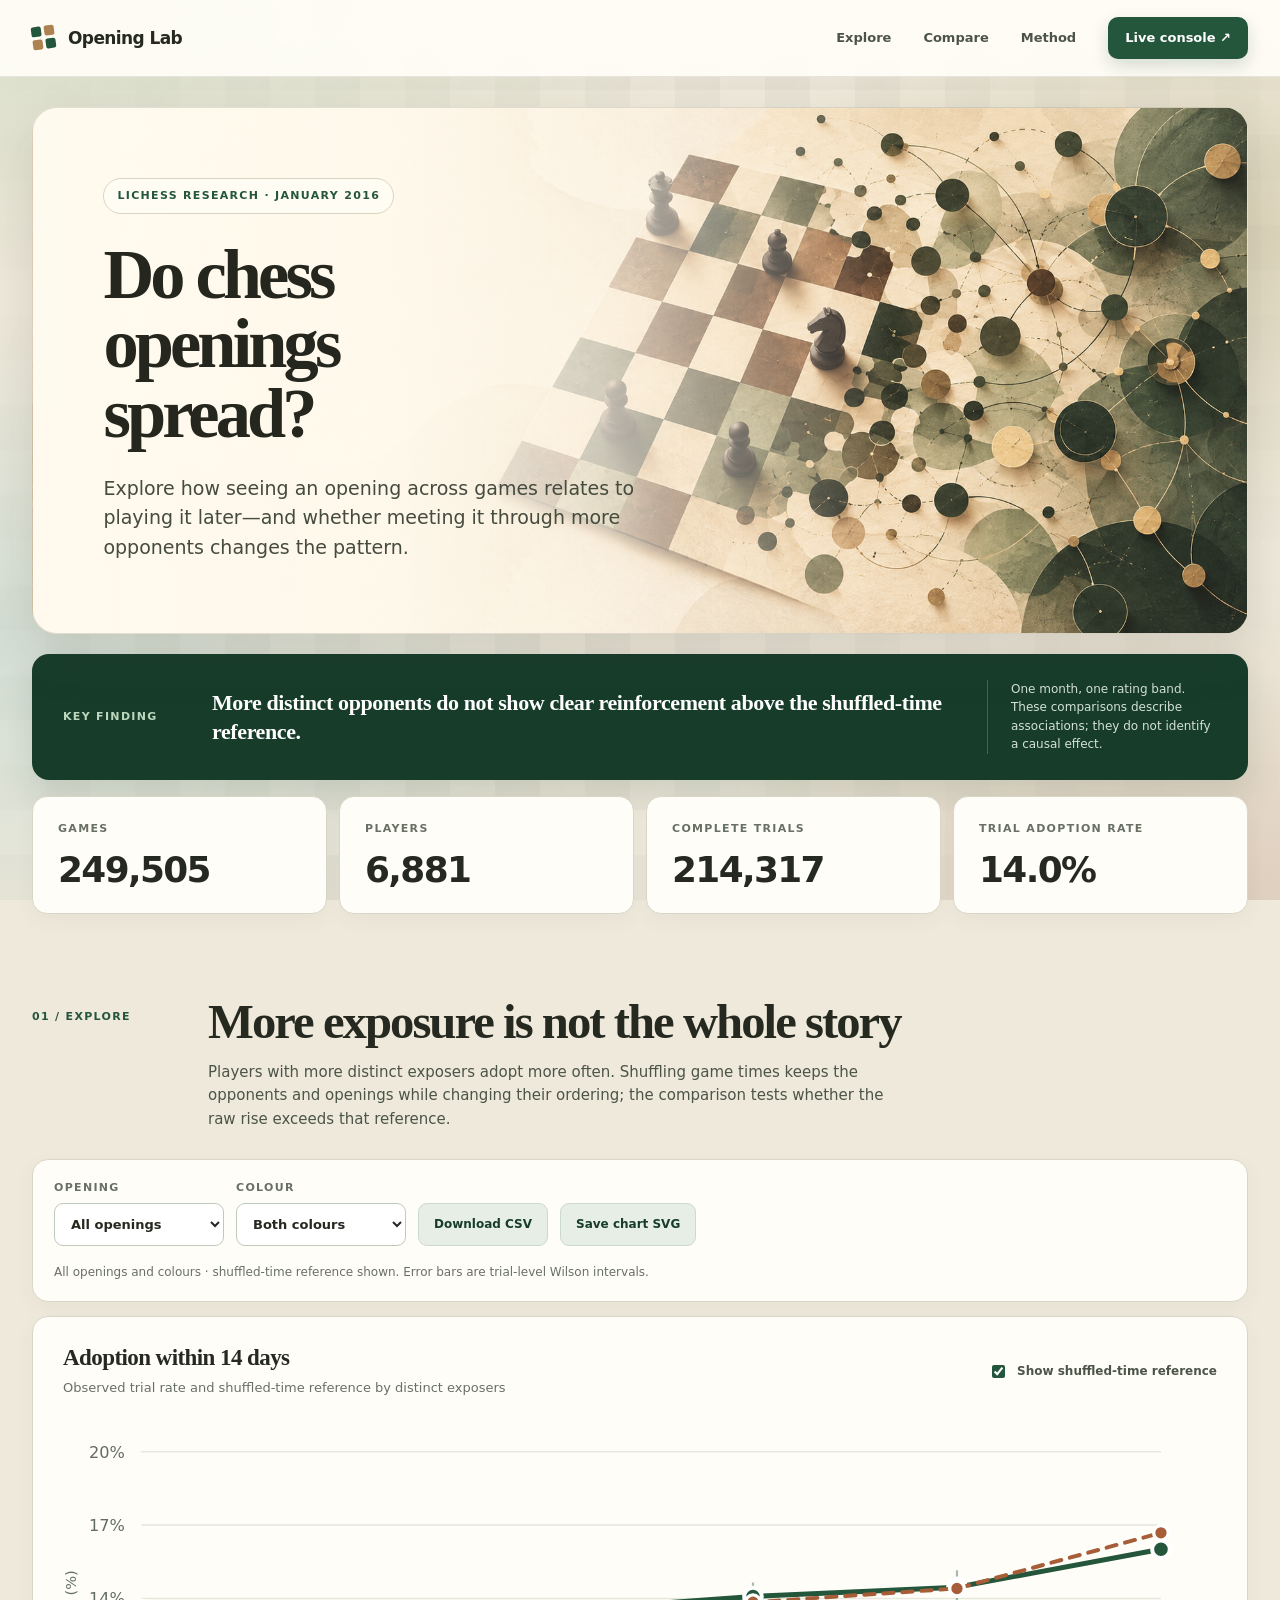
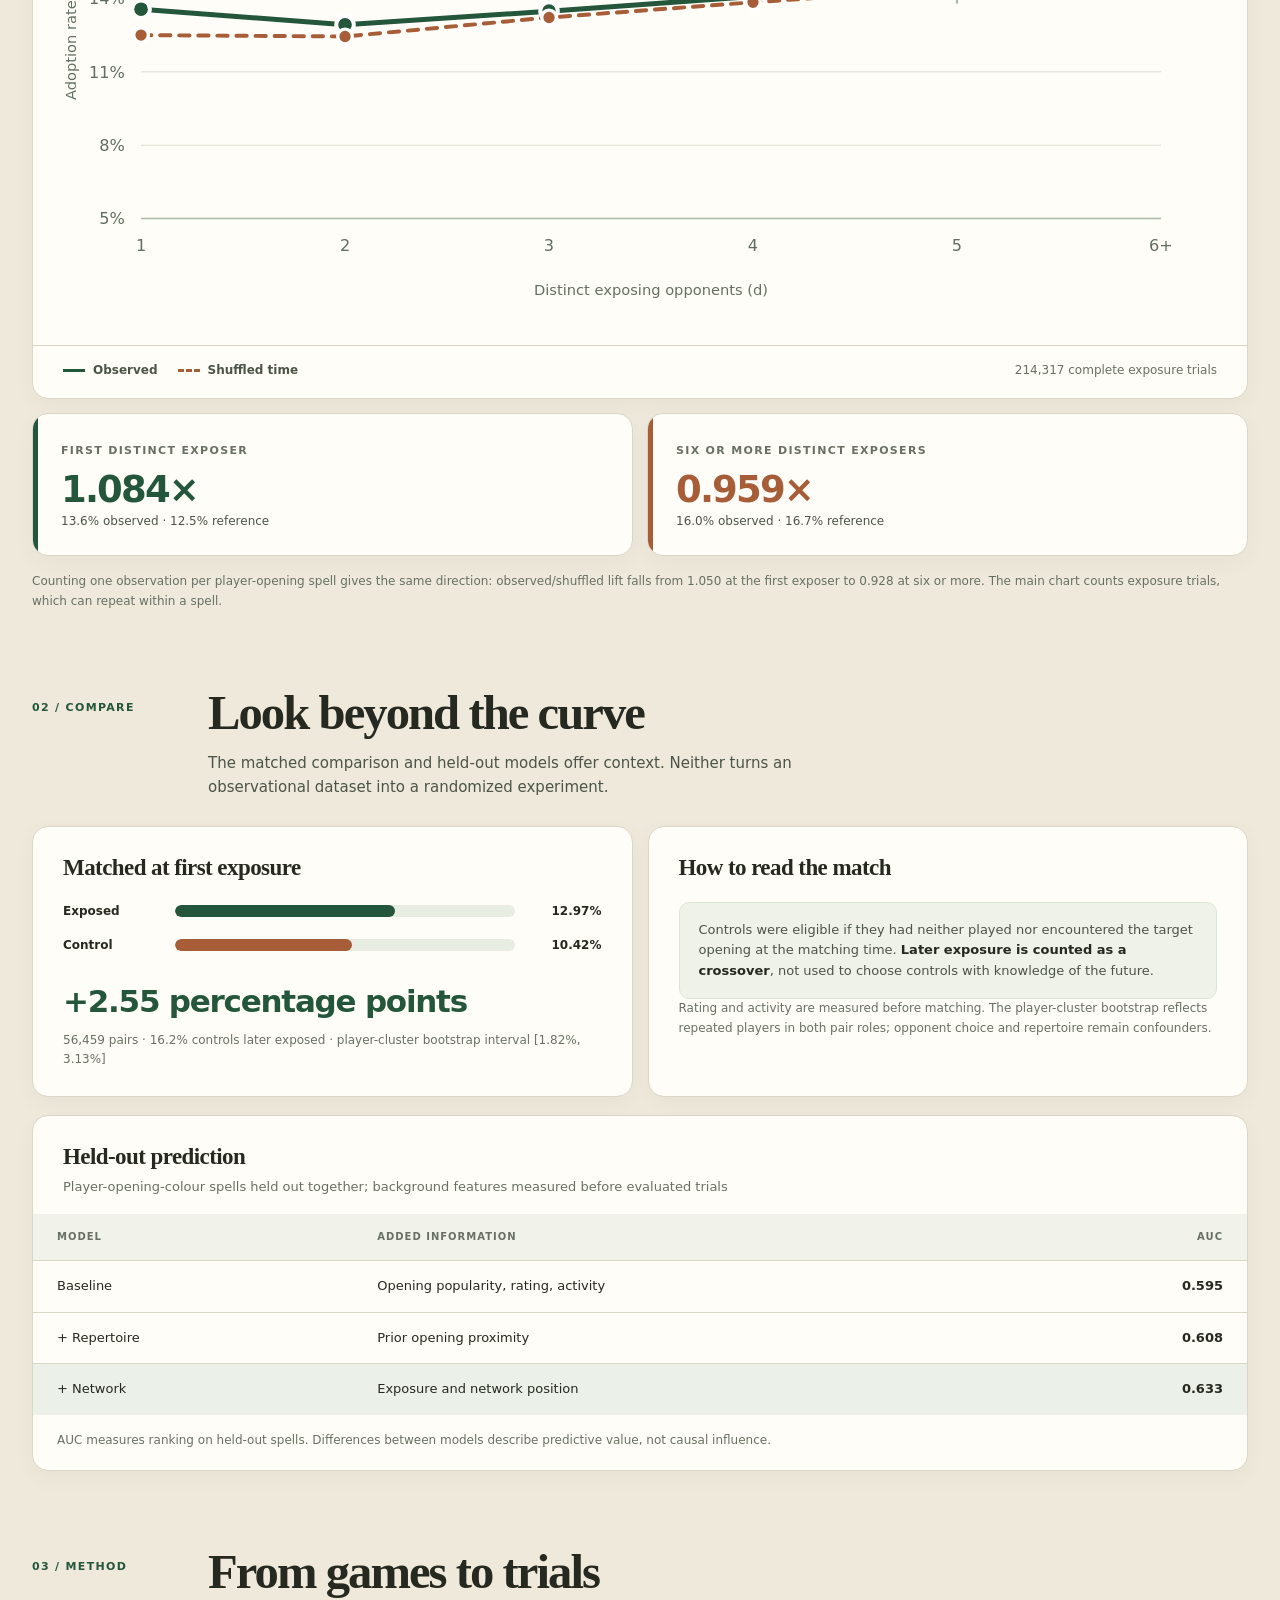
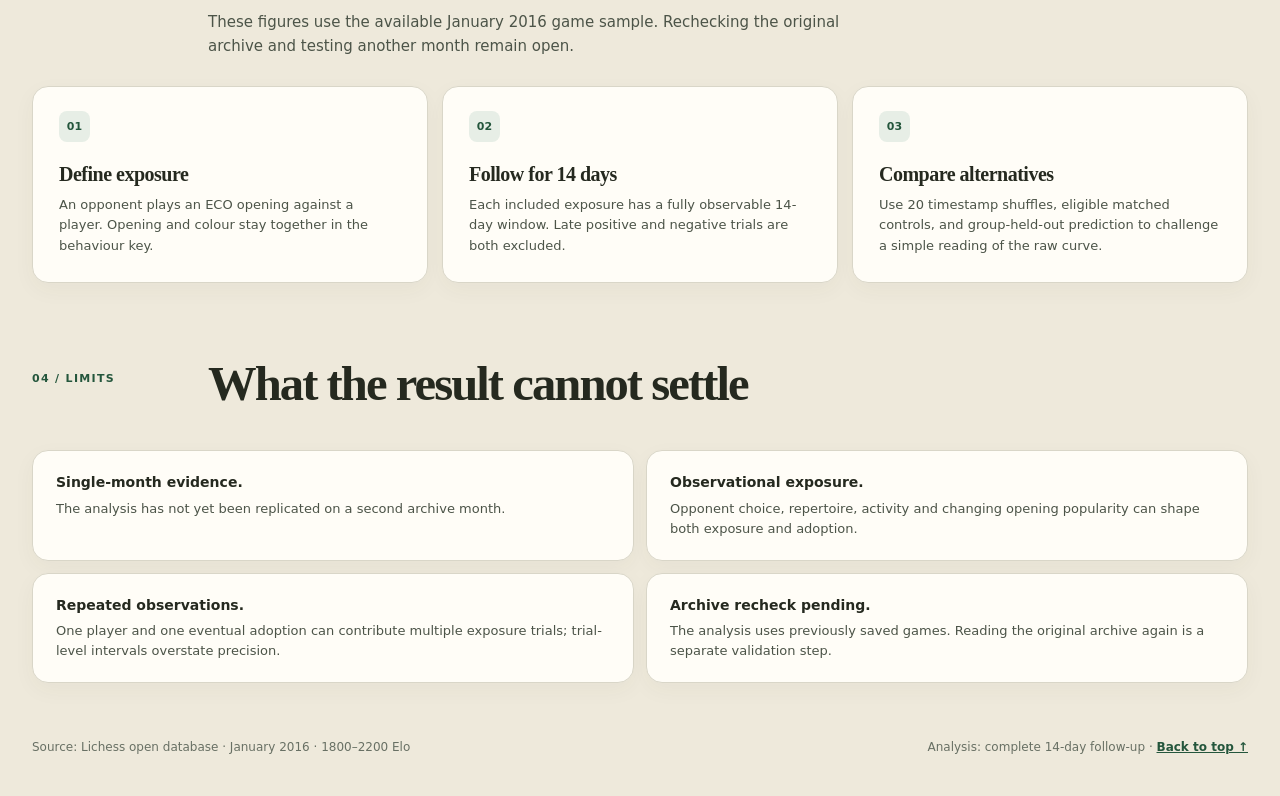
<file: site/index.html>
<!doctype html>
<html lang="en">
<head>
<meta charset="utf-8">
<meta name="viewport" content="width=device-width, initial-scale=1, viewport-fit=cover">
<style>
  :root{
    color-scheme: light dark;
    padding-top: env(safe-area-inset-top, 0px);
    padding-bottom: env(safe-area-inset-bottom, 0px);
  }
  body{ margin:0; font:14px/1.5 system-ui, -apple-system, sans-serif; background:#fafaf9; }
  img{ max-width:100%; }
  [hidden]{ display:none !important; }
</style>
<title>Opening Diffusion · Research Dashboard</title>
<link rel="icon" href="assets/favicon.svg" type="image/svg+xml">
<meta name="description" content="An observational analysis of chess-opening adoption in a Lichess player network.">
<style>/* Findings page theme: chessboard greens and warm paper. The repeated
   background gradients are decoration; charts and findings use separate
   semantic colours so the evidence remains readable. */
:root {
  color-scheme: light;
  --paper: #eee9db;
  --surface: #fffdf7;
  --ink: #25291f;
  --soft: #4c5448;
  --muted: #687064;
  --line: #d9d6c8;
  --green: #24563c;
  --green-dark: #173d2a;
  --rust: #a65d38;
  --wash: #e7eee6;
  --body: "Segoe UI Variable", "Segoe UI", system-ui, sans-serif;
  --display: Georgia, "Times New Roman", serif;
  font-synthesis: none;
}
* { box-sizing: border-box; }
html { scroll-behavior: smooth; scroll-padding-top: 92px; }
body {
  margin: 0;
  color: var(--ink);
  font: 15px/1.58 var(--body);
  background:
    radial-gradient(ellipse 64% 38% at 4% 2%, #d9deca 0%, transparent 78%),
    radial-gradient(ellipse 53% 42% at 100% 26%, #ded6bc 0%, transparent 79%),
    radial-gradient(ellipse 62% 48% at 0% 72%, #d4dfd5 0%, transparent 76%),
    radial-gradient(ellipse 53% 42% at 95% 100%, #decdbc 0%, transparent 78%),
    var(--paper);
  background-attachment: fixed;
}
body::before {
  content: "";
  position: fixed;
  inset: 0;
  pointer-events: none;
  background: linear-gradient(90deg, transparent 49.5%, rgba(45,65,42,.035) 50%) 0 0/90px 90px,
              linear-gradient(transparent 49.5%, rgba(45,65,42,.035) 50%) 0 0/90px 90px;
  mask-image: linear-gradient(110deg, transparent, black 50%, transparent);
}
[hidden] { display: none !important; }
button, select { font: inherit; }
button, a, select, input { outline-offset: 4px; }
button:focus-visible, a:focus-visible, select:focus-visible, input:focus-visible { outline: 2px solid var(--green); }
a { color: inherit; }
h1, h2, h3, p { margin-top: 0; }
.wrap { width: min(1240px, calc(100% - 64px)); margin-inline: auto; }
main.wrap, footer.wrap { position: relative; }
.topbar {
  position: sticky;
  top: 0;
  z-index: 10;
  background: rgba(255,253,247,.94);
  border-bottom: 1px solid rgba(49,70,49,.12);
  backdrop-filter: blur(18px);
}
.topbar-inner { min-height: 76px; display: flex; align-items: center; justify-content: space-between; gap: 24px; }
.brand { display: inline-flex; align-items: center; gap: 13px; font-weight: 780; font-size: 17px; letter-spacing: -.035em; text-decoration: none; white-space: nowrap; }
.mark { display: grid; grid-template-columns: repeat(2, 10px); grid-template-rows: repeat(2, 10px); gap: 3px; transform: rotate(-8deg); }
.mark i { display: block; background: var(--green); border-radius: 2px; }
.mark i:nth-child(2), .mark i:nth-child(3) { background: #ae8150; }
.nav { display: flex; align-items: center; gap: clamp(15px, 2.5vw, 34px); }
.nav a { text-decoration: none; color: var(--soft); font-size: 13px; font-weight: 700; }
.nav a:hover { color: var(--green); }
.nav .live-link {
  color: #fff;
  background: var(--green);
  padding: 11px 17px;
  border-radius: 10px;
  box-shadow: 0 7px 17px rgba(20,64,41,.17);
}
.nav .live-link:hover { color: #fff; background: var(--green-dark); }
.hero {
  position: relative;
  isolation: isolate;
  display: flex;
  align-items: center;
  min-height: 485px;
  margin-top: 30px;
  overflow: hidden;
  padding: clamp(44px, 5.5vw, 78px);
  border: 1px solid rgba(77,67,47,.15);
  border-radius: 25px;
  background:
    linear-gradient(90deg, rgba(255,250,239,.99) 0%, rgba(255,249,236,.98) 29%, rgba(255,248,235,.74) 47%, rgba(255,248,235,.07) 71%),
    url("assets/chess-diffusion-walnut.png") 50% 51% / cover no-repeat;
  box-shadow: 0 22px 52px rgba(62,56,39,.14);
}
.hero > div { max-width: 540px; }
.kicker, .eyebrow, .section-index, .summary-label, .stats dt, .compare-item .label, .explorer-tools label {
  font-size: 11px;
  font-weight: 800;
  letter-spacing: .12em;
  text-transform: uppercase;
}
.kicker { display: inline-block; color: var(--green); background: rgba(255,253,245,.85); border: 1px solid #d8d5bf; border-radius: 999px; padding: 8px 13px; margin-bottom: 26px; }
h1 { color: #25271e; font: 700 clamp(48px, 5.5vw, 76px)/.99 var(--display); letter-spacing: -.055em; max-width: 10ch; margin-bottom: 25px; text-wrap: balance; }
.hero-lead { max-width: 45ch; margin: 0; color: #454b3e; font-size: clamp(16px, 1.5vw, 19px); line-height: 1.55; }
.summary {
  display: grid;
  grid-template-columns: 125px minmax(0, 1fr) 230px;
  gap: 24px;
  align-items: center;
  margin-top: 20px;
  padding: 26px 31px;
  background: var(--green-dark);
  color: #fff;
  border-radius: 17px;
  box-shadow: 0 14px 35px rgba(20,61,42,.13);
}
.summary-label { color: #bdd6be; }
.summary-copy { margin: 0; font: 600 22px/1.32 var(--display); letter-spacing: -.018em; }
.summary-note { border-left: 1px solid rgba(255,255,255,.2); padding-left: 23px; margin: 0; color: #d4e2d3; font-size: 12px; line-height: 1.55; }
.stats { display: grid; grid-template-columns: repeat(4, minmax(0,1fr)); gap: 12px; margin: 16px 0 7px; }
.stats div { background: var(--surface); border: 1px solid var(--line); border-radius: 15px; padding: 23px 25px; box-shadow: 0 7px 20px rgba(71,62,40,.045); }
.stats dt { color: var(--muted); margin-bottom: 13px; }
.stats dd { margin: 0; font-size: clamp(26px, 2.8vw, 37px); font-weight: 750; line-height: 1.1; letter-spacing: -.045em; font-variant-numeric: tabular-nums; }
.section { padding: 75px 0 0; }
.section-head { display: grid; grid-template-columns: 156px minmax(0,1fr); gap: 20px; align-items: start; margin-bottom: 27px; }
.section-index { color: var(--green); padding-top: 12px; }
h2 { font: 700 clamp(34px, 3.8vw, 49px)/1.07 var(--display); letter-spacing: -.04em; margin-bottom: 13px; text-wrap: balance; }
.section-head p { max-width: 72ch; color: var(--soft); margin: 0; font-size: 15px; }
.card, .explorer-tools, .compare-item, .method-step, .limit-list li { background: var(--surface); border: 1px solid var(--line); border-radius: 16px; box-shadow: 0 7px 22px rgba(71,62,40,.045); }
.card { overflow: hidden; }
.card-head { display: flex; align-items: center; justify-content: space-between; gap: 24px; padding: 27px 30px 17px; }
h3 { font: 700 23px/1.2 var(--display); letter-spacing: -.025em; margin-bottom: 6px; }
.card-head p { color: var(--muted); font-size: 13px; margin: 0; }
.explorer-tools { display: flex; align-items: end; gap: 12px; flex-wrap: wrap; padding: 19px 21px; margin-bottom: 14px; }
.explorer-tools label { display: grid; gap: 7px; color: var(--muted); }
.explorer-tools select { min-width: 170px; max-width: 255px; min-height: 43px; padding: 0 33px 0 12px; background: #fff; color: var(--ink); border: 1px solid #bfc9b9; border-radius: 9px; font-size: 13px; font-weight: 650; letter-spacing: 0; text-transform: none; }
.explorer-tools button { min-height: 43px; padding: 0 15px; cursor: pointer; background: var(--wash); color: var(--green-dark); border: 1px solid #cbdaca; border-radius: 9px; font-size: 12px; font-weight: 750; }
.explorer-tools button:hover { background: #dce9db; }
.explorer-tools p { flex-basis: 100%; margin: 5px 0 0; color: var(--muted); font-size: 12px; }
.chart-wrap { min-height: 320px; display: grid; place-items: center; padding: 0 20px 16px; }
.chart { display: block; width: 100%; height: auto; overflow: visible; }
.chart-empty { color: var(--soft); text-align: center; max-width: 35ch; padding: 40px 20px; }
.chart .grid { stroke: #e5e9dd; }
.chart .axis { stroke: #aebaaa; }
.chart text { font: 11px var(--body); fill: #616d60; }
.chart .axis-title { fill: #637062; font-size: 10px; }
.chart .observed { stroke: var(--green); fill: none; stroke-width: 3.4; stroke-linejoin: round; stroke-linecap: round; }
.chart .null { stroke: var(--rust); fill: none; stroke-width: 2.7; stroke-dasharray: 7 6; stroke-linecap: round; }
.chart .point-observed { fill: var(--green); stroke: #fff; stroke-width: 2.7; }
.chart .point-null { fill: var(--rust); stroke: #fff; stroke-width: 2.3; }
.chart .uncertainty { stroke: var(--green); stroke-width: 1.5; opacity: .4; }
.toggle { display: inline-flex; align-items: center; gap: 9px; white-space: nowrap; color: var(--soft); font-size: 12px; font-weight: 650; cursor: pointer; }
.toggle input { accent-color: var(--green); }
.chart-note { display: flex; align-items: center; justify-content: space-between; gap: 12px; flex-wrap: wrap; padding: 15px 30px 18px; border-top: 1px solid var(--line); color: var(--muted); font-size: 12px; }
.legend { display: flex; align-items: center; gap: 20px; flex-wrap: wrap; color: var(--soft); font-weight: 700; }
.legend i { display: inline-block; width: 22px; border-top: 3px solid var(--green); vertical-align: middle; margin-right: 8px; }
.legend i.null-key { border-color: var(--rust); border-top-style: dashed; }
.compare { display: grid; grid-template-columns: repeat(2,minmax(0,1fr)); gap: 14px; margin-top: 14px; }
.compare-item { position: relative; overflow: hidden; padding: 24px 28px; }
.compare-item::before { content: ""; position: absolute; inset: 0 auto 0 0; width: 5px; background: var(--green); }
.compare-item:last-child::before { background: var(--rust); }
.compare-item .label { color: var(--muted); }
.compare-item strong { display: block; margin: 7px 0 2px; font-size: 37px; line-height: 1.13; font-weight: 760; letter-spacing: -.05em; font-variant-numeric: tabular-nums; }
.compare-item:first-child strong { color: var(--green); }
.compare-item:last-child strong { color: var(--rust); }
.compare-item p { color: var(--soft); font-size: 12px; margin: 0; }
.footnote { color: var(--muted); font-size: 12px; line-height: 1.65; margin: 16px 0 0; }
.two-col { display: grid; grid-template-columns: 1fr 1fr; gap: 15px; }
.analysis-card { padding: 27px 30px; }
.analysis-card h3 { margin-bottom: 20px; }
.bar-row { display: grid; grid-template-columns: 100px 1fr 75px; gap: 12px; align-items: center; margin: 15px 0; font-size: 12px; font-weight: 700; }
.bar { height: 12px; background: #e8ede4; border-radius: 999px; overflow: hidden; }
.bar i { display: block; height: 100%; border-radius: inherit; background: var(--green); }
.bar-row.control .bar i { background: var(--rust); }
.bar-row b { text-align: right; font-variant-numeric: tabular-nums; }
.big-delta { color: var(--green); font-size: 31px; font-weight: 780; letter-spacing: -.04em; margin: 22px 0 5px; }
.small { color: var(--muted); font-size: 12px; line-height: 1.6; margin-bottom: 0; }
.callout { padding: 17px 19px; background: #eef2e9; border: 1px solid #dce6d6; border-radius: 10px; color: var(--soft); font-size: 13px; }
.callout p { margin: 0; }
.callout b { color: var(--ink); }
.table-scroll { overflow-x: auto; }
table { border-collapse: collapse; width: 100%; min-width: 540px; font-variant-numeric: tabular-nums; }
th, td { padding: 15px 24px; border-bottom: 1px solid var(--line); text-align: left; }
th { background: #f1f3eb; color: var(--muted); font-size: 10px; font-weight: 800; letter-spacing: .1em; text-transform: uppercase; }
td { font-size: 13px; }
tr:last-child td { border-bottom: 0; }
td.num { text-align: right; font-weight: 800; }
tr.highlight { background: #ebf1e9; }
.method-grid { display: grid; grid-template-columns: repeat(3,minmax(0,1fr)); gap: 14px; }
.method-step { padding: 24px 26px 26px; }
.method-step b { display: inline-grid; place-items: center; width: 31px; height: 31px; border-radius: 8px; background: var(--wash); color: var(--green); font-size: 11px; }
.method-step h3 { margin: 20px 0 9px; font-size: 20px; }
.method-step p { color: var(--soft); font-size: 13px; margin: 0; }
.limit-list { display: grid; grid-template-columns: repeat(2,minmax(0,1fr)); gap: 12px; list-style: none; padding: 0; margin: 0; }
.limit-list li { padding: 20px 23px; color: var(--soft); font-size: 13px; }
.limit-list b { display: block; color: var(--ink); margin-bottom: 5px; font-size: 14px; }
footer { display: flex; justify-content: space-between; gap: 18px; flex-wrap: wrap; padding: 55px 0 39px; color: var(--muted); font-size: 12px; }
footer a { color: var(--green); font-weight: 750; }
@media (max-width: 900px) {
  .summary { grid-template-columns: 110px 1fr; }
  .summary-note { grid-column: 2; border: 0; padding-left: 0; }
  .section-head { grid-template-columns: 1fr; gap: 6px; }
  .section-index { padding-top: 0; }
  .two-col { grid-template-columns: 1fr; }
}
@media (max-width: 650px) {
  html { scroll-padding-top: 70px; }
  body { background-attachment: scroll; }
  .wrap { width: calc(100% - 28px); }
  .topbar-inner { min-height: 64px; gap: 10px; }
  .brand { font-size: 14px; gap: 9px; }
  .mark { grid-template-columns: repeat(2,8px); grid-template-rows: repeat(2,8px); }
  .nav { gap: 9px; }
  .nav a:not(.live-link) { display: none; }
  .nav .live-link { font-size: 11px; padding: 9px 11px; }
  .hero { min-height: 570px; align-items: flex-start; margin-top: 14px; padding: 31px 26px; border-radius: 18px;
    background: linear-gradient(180deg, rgba(255,250,240,.99) 0%, rgba(255,250,240,.99) 48%, rgba(255,250,240,.76) 63%, rgba(255,250,240,.06) 86%), url("assets/chess-diffusion-walnut.png") 66% center / cover no-repeat; }
  .kicker { font-size: 9px; margin-bottom: 22px; }
  h1 { font-size: clamp(42px, 11vw, 58px); max-width: 10ch; margin-bottom: 18px; }
  .hero-lead { max-width: 38ch; font-size: 15px; }
  .summary { display: block; padding: 22px 23px; }
  .summary-label { display: block; margin-bottom: 10px; }
  .summary-copy { font-size: 20px; }
  .summary-note { border-top: 1px solid rgba(255,255,255,.2); padding-top: 12px; margin-top: 15px; }
  .stats { grid-template-columns: repeat(2,minmax(0,1fr)); gap: 9px; }
  .stats div { padding: 18px; }
  .stats dt { font-size: 9px; margin-bottom: 9px; }
  .stats dd { font-size: 27px; }
  .section { padding-top: 59px; }
  h2 { font-size: 36px; }
  .section-head p { font-size: 13px; }
  .explorer-tools { padding: 16px; }
  .explorer-tools label { flex: 1 1 135px; }
  .explorer-tools select { width: 100%; min-width: 0; }
  .explorer-tools button { flex: 1 1 auto; }
  .card-head { display: block; padding: 21px 20px 13px; }
  .card-head .toggle { margin-top: 14px; white-space: normal; }
  .chart-wrap { min-height: 250px; padding: 0 7px 7px; }
  .chart-note { padding: 14px 19px; }
  .compare, .method-grid, .limit-list { grid-template-columns: 1fr; }
  .compare-item { padding: 21px 23px; }
  .analysis-card { padding: 22px; }
  .bar-row { grid-template-columns: 72px 1fr 65px; gap: 8px; }
  footer { padding-top: 44px; }
}
@media (prefers-reduced-motion: reduce) { html { scroll-behavior: auto; } }
</style>
</head>
<body>
<div class="topbar"><div class="wrap topbar-inner">
  <a class="brand" href="#top"><span class="mark" aria-hidden="true"><i></i><i></i><i></i><i></i></span> Opening Lab</a>
  <nav class="nav" aria-label="Sections">
    <a href="#evidence">Explore</a><a href="#controls">Compare</a><a href="#method">Method</a><a class="live-link" href="http://localhost:8124/">Live console ↗</a>
  </nav>
</div></div>
<main class="wrap" id="top">
  <header class="hero">
    <div>
      <p class="kicker">Lichess research · January 2016</p>
      <h1>Do chess openings spread?</h1>
      <p class="hero-lead">Explore how seeing an opening across games relates to playing it later—and whether meeting it through more opponents changes the pattern.</p>
    </div>
  </header>
  <div class="summary" role="note">
    <span class="summary-label">Key finding</span>
    <p class="summary-copy" id="summary-copy">Loading corrected results…</p>
    <p class="summary-note">One month, one rating band. These comparisons describe associations; they do not identify a causal effect.</p>
  </div>
  <dl class="stats" id="stats">
    <div><dt>Games</dt><dd id="stat-games">—</dd></div>
    <div><dt>Players</dt><dd id="stat-players">—</dd></div>
    <div><dt>Complete trials</dt><dd id="stat-trials">—</dd></div>
    <div><dt>Trial adoption rate</dt><dd id="stat-rate">—</dd></div>
  </dl>

  <section class="section" id="evidence">
    <div class="section-head"><span class="section-index">01 / Explore</span><div>
      <h2>More exposure is not the whole story</h2>
      <p>Players with more distinct exposers adopt more often. Shuffling game times keeps the opponents and openings while changing their ordering; the comparison tests whether the raw rise exceeds that reference.</p>
    </div></div>
    <div class="explorer-tools" aria-label="Explore adoption rates">
      <label>Opening <select id="opening-filter"><option value="">All openings</option></select></label>
      <label>Colour <select id="colour-filter"><option value="">Both colours</option><option value="W">White</option><option value="B">Black</option></select></label>
      <button type="button" id="download-csv">Download CSV</button>
      <button type="button" id="download-svg">Save chart SVG</button>
      <p id="filter-note">All openings and colours · shuffled-time reference available.</p>
    </div>
    <div class="card">
      <div class="card-head"><div><h3>Adoption within 14 days</h3><p id="chart-subtitle">Observed trial rate and shuffled-time reference by distinct exposers</p></div>
        <label class="toggle" id="show-null-wrap"><input type="checkbox" id="show-null" checked> Show shuffled-time reference</label>
      </div>
      <div class="chart-wrap"><svg class="chart" id="curve-chart" viewBox="0 0 800 350" role="img" aria-label="Adoption rates by distinct exposers"></svg><p class="chart-empty" id="chart-empty" hidden>No complete trials match this selection. Try another opening or colour.</p></div>
      <div class="chart-note"><span class="legend"><span><i></i>Observed</span><span id="null-legend"><i class="null-key"></i>Shuffled time</span></span><span id="curve-note"></span></div>
    </div>
    <div class="compare">
      <div class="compare-item"><span class="label" id="first-label">First distinct exposer</span><strong id="first-lift">—</strong><p id="first-detail">Observed / shuffled-time rate</p></div>
      <div class="compare-item"><span class="label" id="last-label">Six or more distinct exposers</span><strong id="last-lift">—</strong><p id="last-detail">Observed / shuffled-time rate</p></div>
    </div>
    <p class="footnote">Counting one observation per player-opening spell gives the same direction: observed/shuffled lift falls from 1.050 at the first exposer to 0.928 at six or more. The main chart counts exposure trials, which can repeat within a spell.</p>
  </section>

  <section class="section" id="controls">
    <div class="section-head"><span class="section-index">02 / Compare</span><div>
      <h2>Look beyond the curve</h2>
      <p>The matched comparison and held-out models offer context. Neither turns an observational dataset into a randomized experiment.</p>
    </div></div>
    <div class="two-col">
      <div class="card analysis-card">
        <h3>Matched at first exposure</h3>
        <div class="bar-row"><span>Exposed</span><span class="bar"><i id="exposed-bar"></i></span><b id="exposed-rate">—</b></div>
        <div class="bar-row control"><span>Control</span><span class="bar"><i id="control-bar"></i></span><b id="control-rate">—</b></div>
        <div class="big-delta" id="matched-delta">—</div>
        <p class="small" id="matched-meta"></p>
      </div>
      <div class="card analysis-card">
        <h3>How to read the match</h3>
        <div class="callout"><p>Controls were eligible if they had neither played nor encountered the target opening at the matching time. <b>Later exposure is counted as a crossover</b>, not used to choose controls with knowledge of the future.</p></div>
        <p class="small">Rating and activity are measured before matching. The player-cluster bootstrap reflects repeated players in both pair roles; opponent choice and repertoire remain confounders.</p>
      </div>
    </div>
    <div class="card" style="margin-top:18px">
      <div class="card-head"><div><h3>Held-out prediction</h3><p>Player-opening-colour spells held out together; background features measured before evaluated trials</p></div></div>
      <div class="table-scroll"><table><thead><tr><th>Model</th><th>Added information</th><th style="text-align:right">AUC</th></tr></thead><tbody id="model-rows"></tbody></table></div>
      <p class="footnote" style="padding:0 24px 20px">AUC measures ranking on held-out spells. Differences between models describe predictive value, not causal influence.</p>
    </div>
  </section>

  <section class="section" id="method">
    <div class="section-head"><span class="section-index">03 / Method</span><div>
      <h2>From games to trials</h2>
      <p>These figures use the available January 2016 game sample. Rechecking the original archive and testing another month remain open.</p>
    </div></div>
    <div class="method-grid">
      <div class="method-step"><b>01</b><h3>Define exposure</h3><p>An opponent plays an ECO opening against a player. Opening and colour stay together in the behaviour key.</p></div>
      <div class="method-step"><b>02</b><h3>Follow for 14 days</h3><p>Each included exposure has a fully observable 14-day window. Late positive and negative trials are both excluded.</p></div>
      <div class="method-step"><b>03</b><h3>Compare alternatives</h3><p>Use 20 timestamp shuffles, eligible matched controls, and group-held-out prediction to challenge a simple reading of the raw curve.</p></div>
    </div>
  </section>
  <section class="section" id="limits">
    <div class="section-head"><span class="section-index">04 / Limits</span><div><h2>What the result cannot settle</h2></div></div>
    <ul class="limit-list">
      <li><b>Single-month evidence.</b> The analysis has not yet been replicated on a second archive month.</li>
      <li><b>Observational exposure.</b> Opponent choice, repertoire, activity and changing opening popularity can shape both exposure and adoption.</li>
      <li><b>Repeated observations.</b> One player and one eventual adoption can contribute multiple exposure trials; trial-level intervals overstate precision.</li>
      <li><b>Archive recheck pending.</b> The analysis uses previously saved games. Reading the original archive again is a separate validation step.</li>
    </ul>
  </section>
</main>
<footer class="wrap"><span>Source: Lichess open database · January 2016 · 1800–2200 Elo</span><span>Analysis: complete 14-day follow-up · <a href="#top">Back to top ↑</a></span></footer>
<script>
(function(){
  "use strict";
  /* This is the saved findings page. site/build.py embeds results/report.json
     at build time; the live console is a separate route backed by runner.py. */
  var report={"parse":{"games":249505,"skipped":{"rating_band":2587133,"speed":1643553,"no_eco":977,"no_rating":25,"rare_eco":224268,"low_activity":64896},"players":6881,"span":["2015-12-31 23:00:34","2016-01-31 22:59:24"],"openings":40},"trials":{"n":214317,"adoptions":30011,"rate":0.14,"unit":"exposure trials with a full 14-day observation window"},"network":{"nodes":6881,"edges":173944,"density":0.007349,"components":1,"communities":5,"modularity":0.4926,"mean_degree":50.56,"pre_adoption_exposures":47268,"within_community":34064,"across_community":13204,"share_within":0.7207},"early_adopters":{"degree":{"0":60.7703,"1":84.2914},"kcore":{"0":28.3465,"1":30.8857},"betweenness":{"0":0.0003,"1":0.0006},"clustering":{"0":0.0705,"1":0.0687}},"curve_by_d":[{"d":1,"n":83397,"adopted":11305,"rate":0.1356,"lo":0.1332,"hi":0.1379},{"d":2,"n":39528,"adopted":5107,"rate":0.1292,"lo":0.1259,"hi":0.1325},{"d":3,"n":23074,"adopted":3110,"rate":0.1348,"lo":0.1304,"hi":0.1393},{"d":4,"n":14816,"adopted":2086,"rate":0.1408,"lo":0.1353,"hi":0.1465},{"d":5,"n":10362,"adopted":1498,"rate":0.1446,"lo":0.1379,"hi":0.1515},{"d":6,"n":43140,"adopted":6905,"rate":0.1601,"lo":0.1566,"hi":0.1636}],"verdict":{"raw_lift_d_last_over_first":1.181,"rate_d_min":0.1356,"rate_d_max":0.1601,"raw_curve_rises":true,"separated_at_fixed_k":false,"lift_over_null_at_min_d":1.084,"lift_over_null_at_max_d":0.959,"excess_over_null_grows_with_d":false,"beats_null_anywhere":true,"verdict":"simple contagion pattern: first-exposure association exceeds the shuffled null; no clear evidence that distinct exposers reinforce adoption"},"null_comparison":[{"d":1,"n_real":83397,"rate_real":0.135556,"rate_null":0.125029,"rate_sd":0.00096,"lift_over_null":1.084196,"z_vs_null":10.962666},{"d":2,"n_real":39528,"rate_real":0.1292,"rate_null":0.124446,"rate_sd":0.001488,"lift_over_null":1.038195,"z_vs_null":3.195075},{"d":3,"n_real":23074,"rate_real":0.134784,"rate_null":0.132214,"rate_sd":0.001732,"lift_over_null":1.019433,"z_vs_null":1.483208},{"d":4,"n_real":14816,"rate_real":0.140794,"rate_null":0.138437,"rate_sd":0.002272,"lift_over_null":1.017027,"z_vs_null":1.037622},{"d":5,"n_real":10362,"rate_real":0.144567,"rate_null":0.14407,"rate_sd":0.002969,"lift_over_null":1.003447,"z_vs_null":0.167241},{"d":6,"n_real":43140,"rate_real":0.16006,"rate_null":0.166825,"rate_sd":0.004114,"lift_over_null":0.959451,"z_vs_null":-1.644214}],"matched_controls":{"n_pairs":56459,"exposed_adoption_rate":0.1297,"control_adoption_rate":0.1042,"difference":0.0255,"ci95":[0.0182,0.0313],"ci95_method":"player-cluster Poisson bootstrap; both pair members","bootstrap_reps":400,"risk_ratio":1.244,"control_crossover_rate":0.1616,"pre_match_balance":{"exposed_rating_mean":1936.8,"control_rating_mean":1935.4,"exposed_games_mean":18.4,"control_games_mean":17.6}},"predictive":{"n_train":120523,"n_test":50929,"split_method":"held-out player-opening-colour spells","feature_cutoff":"2016-01-04 09:26:44","leakage_free":true,"base_rate_train":0.1266,"base_rate_test":0.1296,"auc_baseline":0.5952,"train_auc_baseline":0.8118,"logistic_baseline":0.5879,"auc_repertoire":0.6075,"train_auc_repertoire":0.8403,"logistic_repertoire":0.5859,"auc_network":0.6331,"train_auc_network":0.8528,"logistic_network":0.6175,"gain_repertoire_over_baseline":0.0123,"gain_network_over_repertoire":0.0256,"auc_plus_k_only":0.6319,"gain_plus_k_only":0.0244,"auc_plus_diversity_only":0.6147,"gain_plus_diversity_only":0.0072,"auc_plus_centrality_only":0.6103,"gain_plus_centrality_only":0.0028,"reading":"repertoire proximity is worth +0.0123 AUC over the baseline; knowing who played the opening at the player adds at most +0.0244 on top of it"},"animation":{"behaviour":"A00/B","gif":"results/figures/diffusion.gif","panels":"results/figures/diffusion_panels.png","nodes_drawn":"400","adopters":"394"},"corrections":["Only exposure trials with full 14-day follow-up are included, regardless of outcome.","Matched controls are unexposed and unadopted at t0; rating and activity use only prior games.","Player-cluster bootstrap weights both exposed and control players in the matched interval.","Prediction uses background features before evaluated trials and group-held-out spells.","The shuffled-time reference uses 20 permutations on the cached January slice."],"analysis_revision":{"follow_up":"complete windows only; late positive and negative trials excluded","controls":"risk-set controls; rating and activity measured strictly before each matching time","prediction":"background features before trials; held-out player-opening-colour spells","source":"cached January 2016 game slice; archive not reparsed","uncertainty":"400-replicate player-cluster Poisson bootstrap for matched difference"},"historical_robustness_tables":"Secondary robustness CSVs have not yet been rerun after the follow-up correction.","null_replicates":20,"explorer":[{"opening":"A00","colour":"B","d":1,"n":812,"adopted":459,"rate":0.565271,"lo":0.530946,"hi":0.598982},{"opening":"A00","colour":"B","d":2,"n":402,"adopted":234,"rate":0.58209,"lo":0.53332,"hi":0.629305},{"opening":"A00","colour":"B","d":3,"n":293,"adopted":170,"rate":0.580205,"lo":0.523013,"hi":0.63532},{"opening":"A00","colour":"B","d":4,"n":246,"adopted":140,"rate":0.569106,"lo":0.506629,"hi":0.629458},{"opening":"A00","colour":"B","d":5,"n":195,"adopted":107,"rate":0.548718,"lo":0.478603,"hi":0.61695},{"opening":"A00","colour":"B","d":6,"n":1628,"adopted":1028,"rate":0.63145,"lo":0.607732,"hi":0.654549},{"opening":"A00","colour":"W","d":1,"n":3253,"adopted":502,"rate":0.154319,"lo":0.142313,"hi":0.167141},{"opening":"A00","colour":"W","d":2,"n":1355,"adopted":194,"rate":0.143173,"lo":0.125532,"hi":0.162833},{"opening":"A00","colour":"W","d":3,"n":632,"adopted":105,"rate":0.166139,"lo":0.139155,"hi":0.197158},{"opening":"A00","colour":"W","d":4,"n":281,"adopted":45,"rate":0.160142,"lo":0.12189,"hi":0.207562},{"opening":"A00","colour":"W","d":5,"n":144,"adopted":25,"rate":0.173611,"lo":0.120449,"hi":0.243736},{"opening":"A00","colour":"W","d":6,"n":157,"adopted":30,"rate":0.191083,"lo":0.137254,"hi":0.259668},{"opening":"A01","colour":"B","d":1,"n":210,"adopted":41,"rate":0.195238,"lo":0.147303,"hi":0.254123},{"opening":"A01","colour":"B","d":2,"n":118,"adopted":28,"rate":0.237288,"lo":0.169579,"hi":0.321564},{"opening":"A01","colour":"B","d":3,"n":90,"adopted":23,"rate":0.255556,"lo":0.176746,"hi":0.354378},{"opening":"A01","colour":"B","d":4,"n":67,"adopted":16,"rate":0.238806,"lo":0.15268,"hi":0.35326},{"opening":"A01","colour":"B","d":5,"n":68,"adopted":15,"rate":0.220588,"lo":0.138489,"hi":0.33257},{"opening":"A01","colour":"B","d":6,"n":875,"adopted":265,"rate":0.302857,"lo":0.273327,"hi":0.334111},{"opening":"A01","colour":"W","d":1,"n":1480,"adopted":20,"rate":0.013514,"lo":0.008765,"hi":0.020781},{"opening":"A01","colour":"W","d":2,"n":250,"adopted":4,"rate":0.016,"lo":0.006239,"hi":0.04041},{"opening":"A01","colour":"W","d":3,"n":38,"adopted":0,"rate":0.0,"lo":0.0,"hi":0.091813},{"opening":"A01","colour":"W","d":4,"n":6,"adopted":0,"rate":0.0,"lo":0.0,"hi":0.390343},{"opening":"A01","colour":"W","d":5,"n":2,"adopted":0,"rate":0.0,"lo":0.0,"hi":0.657628},{"opening":"A02","colour":"B","d":1,"n":230,"adopted":70,"rate":0.304348,"lo":0.248498,"hi":0.366626},{"opening":"A02","colour":"B","d":2,"n":126,"adopted":41,"rate":0.325397,"lo":0.249808,"hi":0.411318},{"opening":"A02","colour":"B","d":3,"n":95,"adopted":30,"rate":0.315789,"lo":0.231031,"hi":0.414867},{"opening":"A02","colour":"B","d":4,"n":79,"adopted":29,"rate":0.367089,"lo":0.269271,"hi":0.477233},{"opening":"A02","colour":"B","d":5,"n":65,"adopted":26,"rate":0.4,"lo":0.289718,"hi":0.521442},{"opening":"A02","colour":"B","d":6,"n":579,"adopted":220,"rate":0.379965,"lo":0.341343,"hi":0.42017},{"opening":"A02","colour":"W","d":1,"n":1240,"adopted":33,"rate":0.026613,"lo":0.019012,"hi":0.037138},{"opening":"A02","colour":"W","d":2,"n":266,"adopted":5,"rate":0.018797,"lo":0.008055,"hi":0.04324},{"opening":"A02","colour":"W","d":3,"n":82,"adopted":2,"rate":0.02439,"lo":0.006714,"hi":0.084635},{"opening":"A02","colour":"W","d":4,"n":19,"adopted":0,"rate":0.0,"lo":0.0,"hi":0.168184},{"opening":"A02","colour":"W","d":5,"n":2,"adopted":0,"rate":0.0,"lo":0.0,"hi":0.657628},{"opening":"A02","colour":"W","d":6,"n":1,"adopted":0,"rate":0.0,"lo":0.0,"hi":0.793457},{"opening":"A04","colour":"B","d":1,"n":517,"adopted":158,"rate":0.305609,"lo":0.267454,"hi":0.346632},{"opening":"A04","colour":"B","d":2,"n":304,"adopted":88,"rate":0.289474,"lo":0.24137,"hi":0.342831},{"opening":"A04","colour":"B","d":3,"n":233,"adopted":66,"rate":0.283262,"lo":0.229284,"hi":0.34427},{"opening":"A04","colour":"B","d":4,"n":187,"adopted":46,"rate":0.245989,"lo":0.189785,"hi":0.31242},{"opening":"A04","colour":"B","d":5,"n":156,"adopted":33,"rate":0.211538,"lo":0.154779,"hi":0.282163},{"opening":"A04","colour":"B","d":6,"n":881,"adopted":272,"rate":0.30874,"lo":0.279119,"hi":0.340021},{"opening":"A04","colour":"W","d":1,"n":1721,"adopted":92,"rate":0.053457,"lo":0.043789,"hi":0.065114},{"opening":"A04","colour":"W","d":2,"n":659,"adopted":27,"rate":0.040971,"lo":0.028308,"hi":0.058955},{"opening":"A04","colour":"W","d":3,"n":281,"adopted":14,"rate":0.049822,"lo":0.029907,"hi":0.081881},{"opening":"A04","colour":"W","d":4,"n":138,"adopted":5,"rate":0.036232,"lo":0.015573,"hi":0.082012},{"opening":"A04","colour":"W","d":5,"n":71,"adopted":2,"rate":0.028169,"lo":0.007759,"hi":0.097017},{"opening":"A04","colour":"W","d":6,"n":85,"adopted":0,"rate":0.0,"lo":0.0,"hi":0.043241},{"opening":"A10","colour":"B","d":1,"n":376,"adopted":52,"rate":0.138298,"lo":0.107047,"hi":0.176865},{"opening":"A10","colour":"B","d":2,"n":205,"adopted":33,"rate":0.160976,"lo":0.116979,"hi":0.217445},{"opening":"A10","colour":"B","d":3,"n":150,"adopted":21,"rate":0.14,"lo":0.093426,"hi":0.204553},{"opening":"A10","colour":"B","d":4,"n":112,"adopted":11,"rate":0.098214,"lo":0.055729,"hi":0.167348},{"opening":"A10","colour":"B","d":5,"n":102,"adopted":12,"rate":0.117647,"lo":0.068594,"hi":0.194456},{"opening":"A10","colour":"B","d":6,"n":452,"adopted":42,"rate":0.09292,"lo":0.069479,"hi":0.123223},{"opening":"A10","colour":"W","d":1,"n":862,"adopted":35,"rate":0.040603,"lo":0.029338,"hi":0.055945},{"opening":"A10","colour":"W","d":2,"n":286,"adopted":5,"rate":0.017483,"lo":0.00749,"hi":0.040266},{"opening":"A10","colour":"W","d":3,"n":141,"adopted":6,"rate":0.042553,"lo":0.019646,"hi":0.089726},{"opening":"A10","colour":"W","d":4,"n":69,"adopted":1,"rate":0.014493,"lo":0.002563,"hi":0.077633},{"opening":"A10","colour":"W","d":5,"n":43,"adopted":0,"rate":0.0,"lo":0.0,"hi":0.082013},{"opening":"A10","colour":"W","d":6,"n":71,"adopted":8,"rate":0.112676,"lo":0.058212,"hi":0.206903},{"opening":"A40","colour":"B","d":1,"n":1698,"adopted":412,"rate":0.242638,"lo":0.222844,"hi":0.263595},{"opening":"A40","colour":"B","d":2,"n":1059,"adopted":224,"rate":0.21152,"lo":0.187989,"hi":0.237137},{"opening":"A40","colour":"B","d":3,"n":708,"adopted":128,"rate":0.180791,"lo":0.15419,"hi":0.210838},{"opening":"A40","colour":"B","d":4,"n":509,"adopted":96,"rate":0.188605,"lo":0.157,"hi":0.224876},{"opening":"A40","colour":"B","d":5,"n":363,"adopted":66,"rate":0.181818,"lo":0.14554,"hi":0.22476},{"opening":"A40","colour":"B","d":6,"n":1358,"adopted":328,"rate":0.241532,"lo":0.219517,"hi":0.265005},{"opening":"A40","colour":"W","d":1,"n":1677,"adopted":380,"rate":0.226595,"lo":0.207197,"hi":0.247243},{"opening":"A40","colour":"W","d":2,"n":885,"adopted":143,"rate":0.161582,"lo":0.138803,"hi":0.187286},{"opening":"A40","colour":"W","d":3,"n":639,"adopted":83,"rate":0.12989,"lo":0.10602,"hi":0.158185},{"opening":"A40","colour":"W","d":4,"n":476,"adopted":56,"rate":0.117647,"lo":0.091718,"hi":0.149699},{"opening":"A40","colour":"W","d":5,"n":361,"adopted":38,"rate":0.105263,"lo":0.077655,"hi":0.141184},{"opening":"A40","colour":"W","d":6,"n":1655,"adopted":115,"rate":0.069486,"lo":0.058206,"hi":0.082761},{"opening":"A41","colour":"B","d":1,"n":907,"adopted":63,"rate":0.06946,"lo":0.054665,"hi":0.087886},{"opening":"A41","colour":"B","d":2,"n":315,"adopted":29,"rate":0.092063,"lo":0.064865,"hi":0.129092},{"opening":"A41","colour":"B","d":3,"n":154,"adopted":13,"rate":0.084416,"lo":0.049995,"hi":0.139066},{"opening":"A41","colour":"B","d":4,"n":74,"adopted":4,"rate":0.054054,"lo":0.021219,"hi":0.130906},{"opening":"A41","colour":"B","d":5,"n":34,"adopted":0,"rate":0.0,"lo":0.0,"hi":0.101518},{"opening":"A41","colour":"B","d":6,"n":52,"adopted":0,"rate":0.0,"lo":0.0,"hi":0.068795},{"opening":"A41","colour":"W","d":1,"n":466,"adopted":58,"rate":0.124464,"lo":0.097527,"hi":0.157541},{"opening":"A41","colour":"W","d":2,"n":214,"adopted":30,"rate":0.140187,"lo":0.099993,"hi":0.193071},{"opening":"A41","colour":"W","d":3,"n":127,"adopted":15,"rate":0.11811,"lo":0.072896,"hi":0.185749},{"opening":"A41","colour":"W","d":4,"n":100,"adopted":9,"rate":0.09,"lo":0.048072,"hi":0.162264},{"opening":"A41","colour":"W","d":5,"n":73,"adopted":8,"rate":0.109589,"lo":0.056586,"hi":0.201628},{"opening":"A41","colour":"W","d":6,"n":477,"adopted":36,"rate":0.075472,"lo":0.05501,"hi":0.102716},{"opening":"A43","colour":"B","d":1,"n":1159,"adopted":76,"rate":0.065574,"lo":0.052709,"hi":0.081309},{"opening":"A43","colour":"B","d":2,"n":458,"adopted":21,"rate":0.045852,"lo":0.030182,"hi":0.069076},{"opening":"A43","colour":"B","d":3,"n":220,"adopted":17,"rate":0.077273,"lo":0.048802,"hi":0.120253},{"opening":"A43","colour":"B","d":4,"n":109,"adopted":9,"rate":0.082569,"lo":0.044046,"hi":0.149514},{"opening":"A43","colour":"B","d":5,"n":60,"adopted":6,"rate":0.1,"lo":0.046642,"hi":0.201497},{"opening":"A43","colour":"B","d":6,"n":76,"adopted":3,"rate":0.039474,"lo":0.013514,"hi":0.10975},{"opening":"A43","colour":"W","d":1,"n":595,"adopted":96,"rate":0.161345,"lo":0.133975,"hi":0.193059},{"opening":"A43","colour":"W","d":2,"n":298,"adopted":46,"rate":0.154362,"lo":0.117765,"hi":0.199758},{"opening":"A43","colour":"W","d":3,"n":185,"adopted":35,"rate":0.189189,"lo":0.139293,"hi":0.251731},{"opening":"A43","colour":"W","d":4,"n":139,"adopted":28,"rate":0.201439,"lo":0.143206,"hi":0.275731},{"opening":"A43","colour":"W","d":5,"n":105,"adopted":20,"rate":0.190476,"lo":0.126824,"hi":0.275978},{"opening":"A43","colour":"W","d":6,"n":519,"adopted":101,"rate":0.194605,"lo":0.162839,"hi":0.230858},{"opening":"A45","colour":"B","d":1,"n":749,"adopted":108,"rate":0.144192,"lo":0.120849,"hi":0.171167},{"opening":"A45","colour":"B","d":2,"n":442,"adopted":45,"rate":0.10181,"lo":0.076962,"hi":0.13352},{"opening":"A45","colour":"B","d":3,"n":318,"adopted":29,"rate":0.091195,"lo":0.064246,"hi":0.127903},{"opening":"A45","colour":"B","d":4,"n":246,"adopted":17,"rate":0.069106,"lo":0.04359,"hi":0.107872},{"opening":"A45","colour":"B","d":5,"n":212,"adopted":12,"rate":0.056604,"lo":0.032672,"hi":0.096318},{"opening":"A45","colour":"B","d":6,"n":1555,"adopted":77,"rate":0.049518,"lo":0.039801,"hi":0.061455},{"opening":"A45","colour":"W","d":1,"n":1689,"adopted":136,"rate":0.080521,"lo":0.068476,"hi":0.09447},{"opening":"A45","colour":"W","d":2,"n":843,"adopted":59,"rate":0.069988,"lo":0.054645,"hi":0.089233},{"opening":"A45","colour":"W","d":3,"n":478,"adopted":34,"rate":0.07113,"lo":0.051344,"hi":0.097754},{"opening":"A45","colour":"W","d":4,"n":264,"adopted":19,"rate":0.07197,"lo":0.046555,"hi":0.109663},{"opening":"A45","colour":"W","d":5,"n":146,"adopted":14,"rate":0.09589,"lo":0.057981,"hi":0.154521},{"opening":"A45","colour":"W","d":6,"n":202,"adopted":13,"rate":0.064356,"lo":0.037992,"hi":0.106981},{"opening":"A46","colour":"B","d":1,"n":559,"adopted":78,"rate":0.139535,"lo":0.113263,"hi":0.170727},{"opening":"A46","colour":"B","d":2,"n":285,"adopted":31,"rate":0.108772,"lo":0.077693,"hi":0.150257},{"opening":"A46","colour":"B","d":3,"n":201,"adopted":23,"rate":0.114428,"lo":0.077469,"hi":0.165848},{"opening":"A46","colour":"B","d":4,"n":138,"adopted":16,"rate":0.115942,"lo":0.072638,"hi":0.180049},{"opening":"A46","colour":"B","d":5,"n":94,"adopted":8,"rate":0.085106,"lo":0.043755,"hi":0.159038},{"opening":"A46","colour":"B","d":6,"n":412,"adopted":9,"rate":0.021845,"lo":0.011534,"hi":0.04099},{"opening":"A46","colour":"W","d":1,"n":929,"adopted":79,"rate":0.085038,"lo":0.068765,"hi":0.104728},{"opening":"A46","colour":"W","d":2,"n":395,"adopted":31,"rate":0.078481,"lo":0.055837,"hi":0.109245},{"opening":"A46","colour":"W","d":3,"n":190,"adopted":17,"rate":0.089474,"lo":0.056613,"hi":0.138607},{"opening":"A46","colour":"W","d":4,"n":92,"adopted":14,"rate":0.152174,"lo":0.092865,"hi":0.239367},{"opening":"A46","colour":"W","d":5,"n":49,"adopted":9,"rate":0.183673,"lo":0.099762,"hi":0.313579},{"opening":"A46","colour":"W","d":6,"n":79,"adopted":3,"rate":0.037975,"lo":0.012998,"hi":0.105802},{"opening":"B00","colour":"B","d":1,"n":2352,"adopted":360,"rate":0.153061,"lo":0.139077,"hi":0.168177},{"opening":"B00","colour":"B","d":2,"n":1070,"adopted":159,"rate":0.148598,"lo":0.128544,"hi":0.171167},{"opening":"B00","colour":"B","d":3,"n":519,"adopted":79,"rate":0.152216,"lo":0.123873,"hi":0.185669},{"opening":"B00","colour":"B","d":4,"n":285,"adopted":47,"rate":0.164912,"lo":0.12634,"hi":0.212398},{"opening":"B00","colour":"B","d":5,"n":169,"adopted":27,"rate":0.159763,"lo":0.112182,"hi":0.222469},{"opening":"B00","colour":"B","d":6,"n":249,"adopted":56,"rate":0.2249,"lo":0.177446,"hi":0.280713},{"opening":"B00","colour":"W","d":1,"n":918,"adopted":317,"rate":0.345316,"lo":0.31526,"hi":0.376661},{"opening":"B00","colour":"W","d":2,"n":432,"adopted":145,"rate":0.335648,"lo":0.29274,"hi":0.381454},{"opening":"B00","colour":"W","d":3,"n":307,"adopted":113,"rate":0.368078,"lo":0.316069,"hi":0.423349},{"opening":"B00","colour":"W","d":4,"n":237,"adopted":94,"rate":0.396624,"lo":0.336468,"hi":0.460079},{"opening":"B00","colour":"W","d":5,"n":186,"adopted":62,"rate":0.333333,"lo":0.269563,"hi":0.403849},{"opening":"B00","colour":"W","d":6,"n":1684,"adopted":501,"rate":0.297506,"lo":0.276152,"hi":0.319782},{"opening":"B01","colour":"B","d":1,"n":2648,"adopted":298,"rate":0.112538,"lo":0.101058,"hi":0.125141},{"opening":"B01","colour":"B","d":2,"n":1467,"adopted":140,"rate":0.095433,"lo":0.081437,"hi":0.111542},{"opening":"B01","colour":"B","d":3,"n":880,"adopted":68,"rate":0.077273,"lo":0.06141,"hi":0.09681},{"opening":"B01","colour":"B","d":4,"n":535,"adopted":50,"rate":0.093458,"lo":0.071609,"hi":0.121104},{"opening":"B01","colour":"B","d":5,"n":367,"adopted":32,"rate":0.087193,"lo":0.062439,"hi":0.1205},{"opening":"B01","colour":"B","d":6,"n":849,"adopted":77,"rate":0.090695,"lo":0.073177,"hi":0.1119},{"opening":"B01","colour":"W","d":1,"n":820,"adopted":327,"rate":0.39878,"lo":0.365813,"hi":0.432692},{"opening":"B01","colour":"W","d":2,"n":542,"adopted":193,"rate":0.356089,"lo":0.316917,"hi":0.397285},{"opening":"B01","colour":"W","d":3,"n":420,"adopted":144,"rate":0.342857,"lo":0.299069,"hi":0.389494},{"opening":"B01","colour":"W","d":4,"n":338,"adopted":109,"rate":0.322485,"lo":0.274888,"hi":0.374072},{"opening":"B01","colour":"W","d":5,"n":313,"adopted":93,"rate":0.297125,"lo":0.249204,"hi":0.349965},{"opening":"B01","colour":"W","d":6,"n":2561,"adopted":434,"rate":0.169465,"lo":0.155432,"hi":0.184488},{"opening":"B02","colour":"B","d":1,"n":1132,"adopted":53,"rate":0.04682,"lo":0.035972,"hi":0.060733},{"opening":"B02","colour":"B","d":2,"n":323,"adopted":21,"rate":0.065015,"lo":0.042914,"hi":0.097343},{"opening":"B02","colour":"B","d":3,"n":105,"adopted":5,"rate":0.047619,"lo":0.020509,"hi":0.106663},{"opening":"B02","colour":"B","d":4,"n":53,"adopted":3,"rate":0.056604,"lo":0.019436,"hi":0.153704},{"opening":"B02","colour":"B","d":5,"n":30,"adopted":2,"rate":0.066667,"lo":0.018477,"hi":0.213238},{"opening":"B02","colour":"B","d":6,"n":26,"adopted":1,"rate":0.038462,"lo":0.006822,"hi":0.188932},{"opening":"B02","colour":"W","d":1,"n":362,"adopted":56,"rate":0.154696,"lo":0.121089,"hi":0.195555},{"opening":"B02","colour":"W","d":2,"n":210,"adopted":30,"rate":0.142857,"lo":0.101935,"hi":0.196612},{"opening":"B02","colour":"W","d":3,"n":174,"adopted":26,"rate":0.149425,"lo":0.104057,"hi":0.20994},{"opening":"B02","colour":"W","d":4,"n":133,"adopted":18,"rate":0.135338,"lo":0.087352,"hi":0.203799},{"opening":"B02","colour":"W","d":5,"n":108,"adopted":14,"rate":0.12963,"lo":0.078812,"hi":0.205891},{"opening":"B02","colour":"W","d":6,"n":550,"adopted":109,"rate":0.198182,"lo":0.16701,"hi":0.233541},{"opening":"B06","colour":"B","d":1,"n":2087,"adopted":133,"rate":0.063728,"lo":0.054028,"hi":0.07503},{"opening":"B06","colour":"B","d":2,"n":845,"adopted":49,"rate":0.057988,"lo":0.044139,"hi":0.075839},{"opening":"B06","colour":"B","d":3,"n":391,"adopted":26,"rate":0.066496,"lo":0.045779,"hi":0.095649},{"opening":"B06","colour":"B","d":4,"n":175,"adopted":9,"rate":0.051429,"lo":0.027289,"hi":0.094839},{"opening":"B06","colour":"B","d":5,"n":98,"adopted":9,"rate":0.091837,"lo":0.049069,"hi":0.165398},{"opening":"B06","colour":"B","d":6,"n":83,"adopted":2,"rate":0.024096,"lo":0.006633,"hi":0.083665},{"opening":"B06","colour":"W","d":1,"n":609,"adopted":163,"rate":0.267652,"lo":0.234025,"hi":0.304192},{"opening":"B06","colour":"W","d":2,"n":346,"adopted":97,"rate":0.280347,"lo":0.235629,"hi":0.329889},{"opening":"B06","colour":"W","d":3,"n":245,"adopted":63,"rate":0.257143,"lo":0.206458,"hi":0.315326},{"opening":"B06","colour":"W","d":4,"n":201,"adopted":43,"rate":0.21393,"lo":0.162881,"hi":0.275709},{"opening":"B06","colour":"W","d":5,"n":159,"adopted":33,"rate":0.207547,"lo":0.151775,"hi":0.277117},{"opening":"B06","colour":"W","d":6,"n":1629,"adopted":340,"rate":0.208717,"lo":0.189678,"hi":0.229126},{"opening":"B07","colour":"B","d":1,"n":2316,"adopted":235,"rate":0.101468,"lo":0.089823,"hi":0.114433},{"opening":"B07","colour":"B","d":2,"n":1023,"adopted":91,"rate":0.088954,"lo":0.073012,"hi":0.107972},{"opening":"B07","colour":"B","d":3,"n":475,"adopted":42,"rate":0.088421,"lo":0.06608,"hi":0.117366},{"opening":"B07","colour":"B","d":4,"n":237,"adopted":19,"rate":0.080169,"lo":0.051921,"hi":0.121809},{"opening":"B07","colour":"B","d":5,"n":132,"adopted":9,"rate":0.068182,"lo":0.036282,"hi":0.124505},{"opening":"B07","colour":"B","d":6,"n":145,"adopted":8,"rate":0.055172,"lo":0.028218,"hi":0.105088},{"opening":"B07","colour":"W","d":1,"n":742,"adopted":241,"rate":0.324798,"lo":0.292079,"hi":0.359321},{"opening":"B07","colour":"W","d":2,"n":394,"adopted":110,"rate":0.279188,"lo":0.237187,"hi":0.325453},{"opening":"B07","colour":"W","d":3,"n":288,"adopted":85,"rate":0.295139,"lo":0.245436,"hi":0.350235},{"opening":"B07","colour":"W","d":4,"n":225,"adopted":61,"rate":0.271111,"lo":0.217229,"hi":0.332678},{"opening":"B07","colour":"W","d":5,"n":182,"adopted":54,"rate":0.296703,"lo":0.235094,"hi":0.366717},{"opening":"B07","colour":"W","d":6,"n":1509,"adopted":303,"rate":0.200795,"lo":0.181354,"hi":0.221756},{"opening":"B10","colour":"B","d":1,"n":1292,"adopted":67,"rate":0.051858,"lo":0.04104,"hi":0.065332},{"opening":"B10","colour":"B","d":2,"n":586,"adopted":24,"rate":0.040956,"lo":0.027674,"hi":0.060217},{"opening":"B10","colour":"B","d":3,"n":344,"adopted":15,"rate":0.043605,"lo":0.0266,"hi":0.07069},{"opening":"B10","colour":"B","d":4,"n":219,"adopted":14,"rate":0.063927,"lo":0.038458,"hi":0.104431},{"opening":"B10","colour":"B","d":5,"n":152,"adopted":13,"rate":0.085526,"lo":0.050662,"hi":0.140825},{"opening":"B10","colour":"B","d":6,"n":386,"adopted":25,"rate":0.064767,"lo":0.044251,"hi":0.093861},{"opening":"B10","colour":"W","d":1,"n":730,"adopted":110,"rate":0.150685,"lo":0.126565,"hi":0.178462},{"opening":"B10","colour":"W","d":2,"n":463,"adopted":56,"rate":0.12095,"lo":0.094327,"hi":0.153812},{"opening":"B10","colour":"W","d":3,"n":365,"adopted":45,"rate":0.123288,"lo":0.09343,"hi":0.160992},{"opening":"B10","colour":"W","d":4,"n":281,"adopted":34,"rate":0.120996,"lo":0.087891,"hi":0.164325},{"opening":"B10","colour":"W","d":5,"n":203,"adopted":24,"rate":0.118227,"lo":0.080747,"hi":0.169887},{"opening":"B10","colour":"W","d":6,"n":736,"adopted":84,"rate":0.11413,"lo":0.093134,"hi":0.139134},{"opening":"B12","colour":"B","d":1,"n":1274,"adopted":72,"rate":0.056515,"lo":0.045117,"hi":0.070579},{"opening":"B12","colour":"B","d":2,"n":555,"adopted":19,"rate":0.034234,"lo":0.022024,"hi":0.052848},{"opening":"B12","colour":"B","d":3,"n":315,"adopted":4,"rate":0.012698,"lo":0.004949,"hi":0.032191},{"opening":"B12","colour":"B","d":4,"n":199,"adopted":2,"rate":0.01005,"lo":0.00276,"hi":0.035898},{"opening":"B12","colour":"B","d":5,"n":132,"adopted":0,"rate":0.0,"lo":0.0,"hi":0.02828},{"opening":"B12","colour":"B","d":6,"n":344,"adopted":2,"rate":0.005814,"lo":0.001596,"hi":0.020948},{"opening":"B12","colour":"W","d":1,"n":737,"adopted":108,"rate":0.14654,"lo":0.122841,"hi":0.173905},{"opening":"B12","colour":"W","d":2,"n":435,"adopted":50,"rate":0.114943,"lo":0.088282,"hi":0.148345},{"opening":"B12","colour":"W","d":3,"n":301,"adopted":32,"rate":0.106312,"lo":0.076317,"hi":0.14623},{"opening":"B12","colour":"W","d":4,"n":229,"adopted":26,"rate":0.113537,"lo":0.078668,"hi":0.161159},{"opening":"B12","colour":"W","d":5,"n":175,"adopted":22,"rate":0.125714,"lo":0.084504,"hi":0.183004},{"opening":"B12","colour":"W","d":6,"n":767,"adopted":83,"rate":0.108214,"lo":0.088149,"hi":0.132183},{"opening":"B13","colour":"B","d":1,"n":757,"adopted":56,"rate":0.073976,"lo":0.057405,"hi":0.094849},{"opening":"B13","colour":"B","d":2,"n":320,"adopted":12,"rate":0.0375,"lo":0.021579,"hi":0.064394},{"opening":"B13","colour":"B","d":3,"n":179,"adopted":8,"rate":0.044693,"lo":0.022818,"hi":0.0857},{"opening":"B13","colour":"B","d":4,"n":97,"adopted":4,"rate":0.041237,"lo":0.016151,"hi":0.101277},{"opening":"B13","colour":"B","d":5,"n":65,"adopted":4,"rate":0.061538,"lo":0.024189,"hi":0.147824},{"opening":"B13","colour":"B","d":6,"n":126,"adopted":11,"rate":0.087302,"lo":0.049446,"hi":0.149578},{"opening":"B13","colour":"W","d":1,"n":571,"adopted":63,"rate":0.110333,"lo":0.087193,"hi":0.138681},{"opening":"B13","colour":"W","d":2,"n":302,"adopted":33,"rate":0.109272,"lo":0.078872,"hi":0.149487},{"opening":"B13","colour":"W","d":3,"n":191,"adopted":20,"rate":0.104712,"lo":0.068812,"hi":0.156199},{"opening":"B13","colour":"W","d":4,"n":128,"adopted":13,"rate":0.101562,"lo":0.060318,"hi":0.166026},{"opening":"B13","colour":"W","d":5,"n":85,"adopted":7,"rate":0.082353,"lo":0.040463,"hi":0.160362},{"opening":"B13","colour":"W","d":6,"n":191,"adopted":63,"rate":0.329843,"lo":0.267095,"hi":0.3993},{"opening":"B20","colour":"B","d":1,"n":912,"adopted":110,"rate":0.120614,"lo":0.101053,"hi":0.143358},{"opening":"B20","colour":"B","d":2,"n":492,"adopted":32,"rate":0.065041,"lo":0.046445,"hi":0.090376},{"opening":"B20","colour":"B","d":3,"n":358,"adopted":22,"rate":0.061453,"lo":0.040929,"hi":0.091288},{"opening":"B20","colour":"B","d":4,"n":259,"adopted":14,"rate":0.054054,"lo":0.032468,"hi":0.088675},{"opening":"B20","colour":"B","d":5,"n":207,"adopted":10,"rate":0.048309,"lo":0.026449,"hi":0.086629},{"opening":"B20","colour":"B","d":6,"n":1414,"adopted":22,"rate":0.015559,"lo":0.010297,"hi":0.023446},{"opening":"B20","colour":"W","d":1,"n":1562,"adopted":128,"rate":0.081946,"lo":0.069348,"hi":0.096596},{"opening":"B20","colour":"W","d":2,"n":868,"adopted":68,"rate":0.078341,"lo":0.062266,"hi":0.098132},{"opening":"B20","colour":"W","d":3,"n":507,"adopted":33,"rate":0.065089,"lo":0.046719,"hi":0.09},{"opening":"B20","colour":"W","d":4,"n":300,"adopted":17,"rate":0.056667,"lo":0.035677,"hi":0.088867},{"opening":"B20","colour":"W","d":5,"n":185,"adopted":13,"rate":0.07027,"lo":0.041523,"hi":0.116502},{"opening":"B20","colour":"W","d":6,"n":306,"adopted":21,"rate":0.068627,"lo":0.045321,"hi":0.102631},{"opening":"B21","colour":"B","d":1,"n":846,"adopted":155,"rate":0.183215,"lo":0.158599,"hi":0.210695},{"opening":"B21","colour":"B","d":2,"n":487,"adopted":79,"rate":0.162218,"lo":0.132141,"hi":0.197582},{"opening":"B21","colour":"B","d":3,"n":313,"adopted":45,"rate":0.14377,"lo":0.109215,"hi":0.186963},{"opening":"B21","colour":"B","d":4,"n":257,"adopted":38,"rate":0.14786,"lo":0.109658,"hi":0.196434},{"opening":"B21","colour":"B","d":5,"n":204,"adopted":24,"rate":0.117647,"lo":0.080345,"hi":0.169083},{"opening":"B21","colour":"B","d":6,"n":1211,"adopted":43,"rate":0.035508,"lo":0.026467,"hi":0.047486},{"opening":"B21","colour":"W","d":1,"n":1534,"adopted":148,"rate":0.09648,"lo":0.082697,"hi":0.112279},{"opening":"B21","colour":"W","d":2,"n":798,"adopted":70,"rate":0.087719,"lo":0.070015,"hi":0.109374},{"opening":"B21","colour":"W","d":3,"n":459,"adopted":27,"rate":0.058824,"lo":0.040738,"hi":0.084232},{"opening":"B21","colour":"W","d":4,"n":279,"adopted":12,"rate":0.043011,"lo":0.024772,"hi":0.073663},{"opening":"B21","colour":"W","d":5,"n":165,"adopted":9,"rate":0.054545,"lo":0.028958,"hi":0.100403},{"opening":"B21","colour":"W","d":6,"n":280,"adopted":20,"rate":0.071429,"lo":0.046711,"hi":0.107747},{"opening":"B22","colour":"B","d":1,"n":509,"adopted":66,"rate":0.129666,"lo":0.103233,"hi":0.161647},{"opening":"B22","colour":"B","d":2,"n":282,"adopted":34,"rate":0.120567,"lo":0.087575,"hi":0.163759},{"opening":"B22","colour":"B","d":3,"n":198,"adopted":18,"rate":0.090909,"lo":0.058278,"hi":0.139113},{"opening":"B22","colour":"B","d":4,"n":152,"adopted":13,"rate":0.085526,"lo":0.050662,"hi":0.140825},{"opening":"B22","colour":"B","d":5,"n":124,"adopted":13,"rate":0.104839,"lo":0.062297,"hi":0.171129},{"opening":"B22","colour":"B","d":6,"n":801,"adopted":23,"rate":0.028714,"lo":0.019209,"hi":0.042719},{"opening":"B22","colour":"W","d":1,"n":1165,"adopted":52,"rate":0.044635,"lo":0.034199,"hi":0.058065},{"opening":"B22","colour":"W","d":2,"n":519,"adopted":20,"rate":0.038536,"lo":0.025082,"hi":0.05877},{"opening":"B22","colour":"W","d":3,"n":244,"adopted":11,"rate":0.045082,"lo":0.025356,"hi":0.07891},{"opening":"B22","colour":"W","d":4,"n":108,"adopted":8,"rate":0.074074,"lo":0.03801,"hi":0.139398},{"opening":"B22","colour":"W","d":5,"n":52,"adopted":4,"rate":0.076923,"lo":0.030319,"hi":0.181738},{"opening":"B22","colour":"W","d":6,"n":62,"adopted":1,"rate":0.016129,"lo":0.002853,"hi":0.085869},{"opening":"B23","colour":"B","d":1,"n":530,"adopted":76,"rate":0.143396,"lo":0.116121,"hi":0.175804},{"opening":"B23","colour":"B","d":2,"n":310,"adopted":44,"rate":0.141935,"lo":0.10746,"hi":0.185177},{"opening":"B23","colour":"B","d":3,"n":204,"adopted":24,"rate":0.117647,"lo":0.080345,"hi":0.169083},{"opening":"B23","colour":"B","d":4,"n":154,"adopted":17,"rate":0.11039,"lo":0.070072,"hi":0.169672},{"opening":"B23","colour":"B","d":5,"n":105,"adopted":11,"rate":0.104762,"lo":0.05951,"hi":0.177914},{"opening":"B23","colour":"B","d":6,"n":559,"adopted":29,"rate":0.051878,"lo":0.036361,"hi":0.073513},{"opening":"B23","colour":"W","d":1,"n":1090,"adopted":56,"rate":0.051376,"lo":0.039774,"hi":0.066129},{"opening":"B23","colour":"W","d":2,"n":444,"adopted":16,"rate":0.036036,"lo":0.022301,"hi":0.057731},{"opening":"B23","colour":"W","d":3,"n":197,"adopted":10,"rate":0.050761,"lo":0.027803,"hi":0.090906},{"opening":"B23","colour":"W","d":4,"n":111,"adopted":6,"rate":0.054054,"lo":0.025006,"hi":0.112937},{"opening":"B23","colour":"W","d":5,"n":59,"adopted":1,"rate":0.016949,"lo":0.002998,"hi":0.089959},{"opening":"B23","colour":"W","d":6,"n":96,"adopted":0,"rate":0.0,"lo":0.0,"hi":0.038477},{"opening":"B30","colour":"B","d":1,"n":1063,"adopted":107,"rate":0.100659,"lo":0.083984,"hi":0.120209},{"opening":"B30","colour":"B","d":2,"n":540,"adopted":48,"rate":0.088889,"lo":0.067699,"hi":0.115887},{"opening":"B30","colour":"B","d":3,"n":300,"adopted":30,"rate":0.1,"lo":0.070947,"hi":0.139167},{"opening":"B30","colour":"B","d":4,"n":185,"adopted":15,"rate":0.081081,"lo":0.049749,"hi":0.129457},{"opening":"B30","colour":"B","d":5,"n":131,"adopted":7,"rate":0.053435,"lo":0.026122,"hi":0.106193},{"opening":"B30","colour":"B","d":6,"n":270,"adopted":4,"rate":0.014815,"lo":0.005776,"hi":0.037467},{"opening":"B30","colour":"W","d":1,"n":829,"adopted":153,"rate":0.18456,"lo":0.159627,"hi":0.212402},{"opening":"B30","colour":"W","d":2,"n":463,"adopted":63,"rate":0.136069,"lo":0.107818,"hi":0.17031},{"opening":"B30","colour":"W","d":3,"n":297,"adopted":32,"rate":0.107744,"lo":0.07736,"hi":0.148146},{"opening":"B30","colour":"W","d":4,"n":199,"adopted":21,"rate":0.105528,"lo":0.070063,"hi":0.155934},{"opening":"B30","colour":"W","d":5,"n":142,"adopted":10,"rate":0.070423,"lo":0.038698,"hi":0.124778},{"opening":"B30","colour":"W","d":6,"n":489,"adopted":30,"rate":0.06135,"lo":0.043308,"hi":0.08623},{"opening":"B32","colour":"B","d":1,"n":905,"adopted":82,"rate":0.090608,"lo":0.073596,"hi":0.111081},{"opening":"B32","colour":"B","d":2,"n":375,"adopted":36,"rate":0.096,"lo":0.07015,"hi":0.130043},{"opening":"B32","colour":"B","d":3,"n":168,"adopted":13,"rate":0.077381,"lo":0.045777,"hi":0.127881},{"opening":"B32","colour":"B","d":4,"n":84,"adopted":9,"rate":0.107143,"lo":0.0574,"hi":0.191248},{"opening":"B32","colour":"B","d":5,"n":46,"adopted":5,"rate":0.108696,"lo":0.047331,"hi":0.230381},{"opening":"B32","colour":"B","d":6,"n":63,"adopted":5,"rate":0.079365,"lo":0.034375,"hi":0.172705},{"opening":"B32","colour":"W","d":1,"n":609,"adopted":93,"rate":0.152709,"lo":0.126324,"hi":0.183449},{"opening":"B32","colour":"W","d":2,"n":282,"adopted":26,"rate":0.092199,"lo":0.063695,"hi":0.131663},{"opening":"B32","colour":"W","d":3,"n":188,"adopted":15,"rate":0.079787,"lo":0.048946,"hi":0.127458},{"opening":"B32","colour":"W","d":4,"n":125,"adopted":11,"rate":0.088,"lo":0.049848,"hi":0.150721},{"opening":"B32","colour":"W","d":5,"n":90,"adopted":9,"rate":0.1,"lo":0.053506,"hi":0.179244},{"opening":"B32","colour":"W","d":6,"n":293,"adopted":14,"rate":0.047782,"lo":0.028673,"hi":0.078595},{"opening":"B40","colour":"B","d":1,"n":1322,"adopted":78,"rate":0.059002,"lo":0.047532,"hi":0.073027},{"opening":"B40","colour":"B","d":2,"n":503,"adopted":24,"rate":0.047714,"lo":0.03227,"hi":0.070014},{"opening":"B40","colour":"B","d":3,"n":233,"adopted":13,"rate":0.055794,"lo":0.032892,"hi":0.093106},{"opening":"B40","colour":"B","d":4,"n":119,"adopted":3,"rate":0.02521,"lo":0.00861,"hi":0.071506},{"opening":"B40","colour":"B","d":5,"n":73,"adopted":5,"rate":0.068493,"lo":0.029609,"hi":0.150523},{"opening":"B40","colour":"B","d":6,"n":123,"adopted":5,"rate":0.04065,"lo":0.017486,"hi":0.091639},{"opening":"B40","colour":"W","d":1,"n":604,"adopted":112,"rate":0.18543,"lo":0.156458,"hi":0.218379},{"opening":"B40","colour":"W","d":2,"n":366,"adopted":58,"rate":0.15847,"lo":0.12463,"hi":0.199404},{"opening":"B40","colour":"W","d":3,"n":258,"adopted":37,"rate":0.143411,"lo":0.105868,"hi":0.191417},{"opening":"B40","colour":"W","d":4,"n":184,"adopted":28,"rate":0.152174,"lo":0.10743,"hi":0.211145},{"opening":"B40","colour":"W","d":5,"n":129,"adopted":20,"rate":0.155039,"lo":0.102661,"hi":0.227368},{"opening":"B40","colour":"W","d":6,"n":490,"adopted":81,"rate":0.165306,"lo":0.135044,"hi":0.200775},{"opening":"B50","colour":"B","d":1,"n":833,"adopted":51,"rate":0.061224,"lo":0.046871,"hi":0.079607},{"opening":"B50","colour":"B","d":2,"n":400,"adopted":12,"rate":0.03,"lo":0.017243,"hi":0.051699},{"opening":"B50","colour":"B","d":3,"n":220,"adopted":6,"rate":0.027273,"lo":0.012558,"hi":0.058214},{"opening":"B50","colour":"B","d":4,"n":140,"adopted":3,"rate":0.021429,"lo":0.007314,"hi":0.061106},{"opening":"B50","colour":"B","d":5,"n":101,"adopted":4,"rate":0.039604,"lo":0.015507,"hi":0.097441},{"opening":"B50","colour":"B","d":6,"n":175,"adopted":7,"rate":0.04,"lo":0.019509,"hi":0.080253},{"opening":"B50","colour":"W","d":1,"n":689,"adopted":46,"rate":0.066763,"lo":0.050424,"hi":0.087907},{"opening":"B50","colour":"W","d":2,"n":416,"adopted":30,"rate":0.072115,"lo":0.050979,"hi":0.101083},{"opening":"B50","colour":"W","d":3,"n":279,"adopted":23,"rate":0.082437,"lo":0.055558,"hi":0.120659},{"opening":"B50","colour":"W","d":4,"n":160,"adopted":10,"rate":0.0625,"lo":0.034299,"hi":0.111217},{"opening":"B50","colour":"W","d":5,"n":100,"adopted":10,"rate":0.1,"lo":0.055229,"hi":0.174367},{"opening":"B50","colour":"W","d":6,"n":213,"adopted":20,"rate":0.093897,"lo":0.061606,"hi":0.140576},{"opening":"C00","colour":"B","d":1,"n":2661,"adopted":391,"rate":0.146937,"lo":0.133994,"hi":0.160898},{"opening":"C00","colour":"B","d":2,"n":1474,"adopted":178,"rate":0.12076,"lo":0.105103,"hi":0.138388},{"opening":"C00","colour":"B","d":3,"n":904,"adopted":112,"rate":0.123894,"lo":0.103995,"hi":0.146976},{"opening":"C00","colour":"B","d":4,"n":547,"adopted":62,"rate":0.113346,"lo":0.089431,"hi":0.142653},{"opening":"C00","colour":"B","d":5,"n":411,"adopted":60,"rate":0.145985,"lo":0.115128,"hi":0.1834},{"opening":"C00","colour":"B","d":6,"n":1382,"adopted":123,"rate":0.089001,"lo":0.075106,"hi":0.105176},{"opening":"C00","colour":"W","d":1,"n":1191,"adopted":424,"rate":0.356003,"lo":0.329312,"hi":0.38362},{"opening":"C00","colour":"W","d":2,"n":797,"adopted":224,"rate":0.281054,"lo":0.250953,"hi":0.313255},{"opening":"C00","colour":"W","d":3,"n":602,"adopted":154,"rate":0.255814,"lo":0.222584,"hi":0.292141},{"opening":"C00","colour":"W","d":4,"n":472,"adopted":109,"rate":0.230932,"lo":0.195176,"hi":0.271033},{"opening":"C00","colour":"W","d":5,"n":372,"adopted":95,"rate":0.255376,"lo":0.213719,"hi":0.302035},{"opening":"C00","colour":"W","d":6,"n":2856,"adopted":460,"rate":0.161064,"lo":0.148039,"hi":0.175},{"opening":"C01","colour":"B","d":1,"n":1082,"adopted":120,"rate":0.110906,"lo":0.093554,"hi":0.131011},{"opening":"C01","colour":"B","d":2,"n":527,"adopted":47,"rate":0.089184,"lo":0.06773,"hi":0.116584},{"opening":"C01","colour":"B","d":3,"n":309,"adopted":26,"rate":0.084142,"lo":0.058066,"hi":0.120432},{"opening":"C01","colour":"B","d":4,"n":215,"adopted":22,"rate":0.102326,"lo":0.068549,"hi":0.150064},{"opening":"C01","colour":"B","d":5,"n":144,"adopted":11,"rate":0.076389,"lo":0.043187,"hi":0.131606},{"opening":"C01","colour":"B","d":6,"n":337,"adopted":15,"rate":0.04451,"lo":0.027156,"hi":0.072132},{"opening":"C01","colour":"W","d":1,"n":818,"adopted":121,"rate":0.147922,"lo":0.125239,"hi":0.173896},{"opening":"C01","colour":"W","d":2,"n":469,"adopted":55,"rate":0.117271,"lo":0.091213,"hi":0.149547},{"opening":"C01","colour":"W","d":3,"n":310,"adopted":38,"rate":0.122581,"lo":0.090624,"hi":0.163777},{"opening":"C01","colour":"W","d":4,"n":240,"adopted":26,"rate":0.108333,"lo":0.075008,"hi":0.154},{"opening":"C01","colour":"W","d":5,"n":181,"adopted":22,"rate":0.121547,"lo":0.081653,"hi":0.177172},{"opening":"C01","colour":"W","d":6,"n":501,"adopted":46,"rate":0.091816,"lo":0.069542,"hi":0.120303},{"opening":"C02","colour":"B","d":1,"n":1001,"adopted":121,"rate":0.120879,"lo":0.10212,"hi":0.142537},{"opening":"C02","colour":"B","d":2,"n":472,"adopted":49,"rate":0.103814,"lo":0.07942,"hi":0.134604},{"opening":"C02","colour":"B","d":3,"n":286,"adopted":20,"rate":0.06993,"lo":0.045721,"hi":0.105539},{"opening":"C02","colour":"B","d":4,"n":190,"adopted":13,"rate":0.068421,"lo":0.040418,"hi":0.11353},{"opening":"C02","colour":"B","d":5,"n":131,"adopted":9,"rate":0.068702,"lo":0.036562,"hi":0.125418},{"opening":"C02","colour":"B","d":6,"n":423,"adopted":22,"rate":0.052009,"lo":0.034594,"hi":0.077489},{"opening":"C02","colour":"W","d":1,"n":933,"adopted":116,"rate":0.12433,"lo":0.104685,"hi":0.147056},{"opening":"C02","colour":"W","d":2,"n":477,"adopted":45,"rate":0.09434,"lo":0.071254,"hi":0.123908},{"opening":"C02","colour":"W","d":3,"n":328,"adopted":29,"rate":0.088415,"lo":0.062264,"hi":0.124095},{"opening":"C02","colour":"W","d":4,"n":209,"adopted":26,"rate":0.124402,"lo":0.086326,"hi":0.176036},{"opening":"C02","colour":"W","d":5,"n":147,"adopted":16,"rate":0.108844,"lo":0.068115,"hi":0.169496},{"opening":"C02","colour":"W","d":6,"n":420,"adopted":68,"rate":0.161905,"lo":0.129766,"hi":0.200172},{"opening":"C20","colour":"B","d":1,"n":444,"adopted":75,"rate":0.168919,"lo":0.136941,"hi":0.206577},{"opening":"C20","colour":"B","d":2,"n":183,"adopted":33,"rate":0.180328,"lo":0.131382,"hi":0.242419},{"opening":"C20","colour":"B","d":3,"n":99,"adopted":16,"rate":0.161616,"lo":0.101999,"hi":0.246514},{"opening":"C20","colour":"B","d":4,"n":65,"adopted":12,"rate":0.184615,"lo":0.108888,"hi":0.295542},{"opening":"C20","colour":"B","d":5,"n":51,"adopted":9,"rate":0.176471,"lo":0.095723,"hi":0.302544},{"opening":"C20","colour":"B","d":6,"n":342,"adopted":71,"rate":0.207602,"lo":0.16798,"hi":0.25372},{"opening":"C20","colour":"W","d":1,"n":907,"adopted":87,"rate":0.095921,"lo":0.078424,"hi":0.116825},{"opening":"C20","colour":"W","d":2,"n":295,"adopted":35,"rate":0.118644,"lo":0.086557,"hi":0.160536},{"opening":"C20","colour":"W","d":3,"n":110,"adopted":23,"rate":0.209091,"lo":0.143563,"hi":0.294253},{"opening":"C20","colour":"W","d":4,"n":48,"adopted":12,"rate":0.25,"lo":0.149205,"hi":0.387846},{"opening":"C20","colour":"W","d":5,"n":19,"adopted":1,"rate":0.052632,"lo":0.009352,"hi":0.246392},{"opening":"C20","colour":"W","d":6,"n":7,"adopted":1,"rate":0.142857,"lo":0.025679,"hi":0.513135},{"opening":"C41","colour":"B","d":1,"n":1954,"adopted":156,"rate":0.079836,"lo":0.068626,"hi":0.092695},{"opening":"C41","colour":"B","d":2,"n":890,"adopted":45,"rate":0.050562,"lo":0.038,"hi":0.066987},{"opening":"C41","colour":"B","d":3,"n":469,"adopted":27,"rate":0.057569,"lo":0.039863,"hi":0.082464},{"opening":"C41","colour":"B","d":4,"n":235,"adopted":19,"rate":0.080851,"lo":0.052369,"hi":0.122817},{"opening":"C41","colour":"B","d":5,"n":135,"adopted":9,"rate":0.066667,"lo":0.035466,"hi":0.121847},{"opening":"C41","colour":"B","d":6,"n":188,"adopted":6,"rate":0.031915,"lo":0.014707,"hi":0.067869},{"opening":"C41","colour":"W","d":1,"n":700,"adopted":189,"rate":0.27,"lo":0.238432,"hi":0.304078},{"opening":"C41","colour":"W","d":2,"n":403,"adopted":102,"rate":0.253102,"lo":0.213119,"hi":0.297747},{"opening":"C41","colour":"W","d":3,"n":300,"adopted":69,"rate":0.23,"lo":0.185971,"hi":0.280856},{"opening":"C41","colour":"W","d":4,"n":230,"adopted":45,"rate":0.195652,"lo":0.149561,"hi":0.251744},{"opening":"C41","colour":"W","d":5,"n":199,"adopted":46,"rate":0.231156,"lo":0.178008,"hi":0.294487},{"opening":"C41","colour":"W","d":6,"n":1428,"adopted":182,"rate":0.127451,"lo":0.111148,"hi":0.145753},{"opening":"C42","colour":"B","d":1,"n":967,"adopted":51,"rate":0.05274,"lo":0.040339,"hi":0.068681},{"opening":"C42","colour":"B","d":2,"n":286,"adopted":16,"rate":0.055944,"lo":0.034725,"hi":0.088934},{"opening":"C42","colour":"B","d":3,"n":81,"adopted":8,"rate":0.098765,"lo":0.0509,"hi":0.182967},{"opening":"C42","colour":"B","d":4,"n":28,"adopted":1,"rate":0.035714,"lo":0.006332,"hi":0.177126},{"opening":"C42","colour":"B","d":5,"n":12,"adopted":0,"rate":0.0,"lo":0.0,"hi":0.242501},{"opening":"C42","colour":"B","d":6,"n":3,"adopted":0,"rate":0.0,"lo":0.0,"hi":0.561506},{"opening":"C42","colour":"W","d":1,"n":366,"adopted":59,"rate":0.161202,"lo":0.12708,"hi":0.202363},{"opening":"C42","colour":"W","d":2,"n":176,"adopted":25,"rate":0.142045,"lo":0.0981,"hi":0.201283},{"opening":"C42","colour":"W","d":3,"n":119,"adopted":22,"rate":0.184874,"lo":0.125376,"hi":0.264081},{"opening":"C42","colour":"W","d":4,"n":94,"adopted":16,"rate":0.170213,"lo":0.107575,"hi":0.258747},{"opening":"C42","colour":"W","d":5,"n":73,"adopted":15,"rate":0.205479,"lo":0.128669,"hi":0.311739},{"opening":"C42","colour":"W","d":6,"n":447,"adopted":94,"rate":0.210291,"lo":0.175061,"hi":0.250458},{"opening":"C44","colour":"B","d":1,"n":697,"adopted":89,"rate":0.12769,"lo":0.104937,"hi":0.154524},{"opening":"C44","colour":"B","d":2,"n":320,"adopted":38,"rate":0.11875,"lo":0.08775,"hi":0.158795},{"opening":"C44","colour":"B","d":3,"n":185,"adopted":17,"rate":0.091892,"lo":0.058164,"hi":0.142224},{"opening":"C44","colour":"B","d":4,"n":119,"adopted":14,"rate":0.117647,"lo":0.071387,"hi":0.187822},{"opening":"C44","colour":"B","d":5,"n":86,"adopted":12,"rate":0.139535,"lo":0.081658,"hi":0.228239},{"opening":"C44","colour":"B","d":6,"n":211,"adopted":11,"rate":0.052133,"lo":0.029356,"hi":0.090926},{"opening":"C44","colour":"W","d":1,"n":879,"adopted":97,"rate":0.110353,"lo":0.09131,"hi":0.132786},{"opening":"C44","colour":"W","d":2,"n":351,"adopted":36,"rate":0.102564,"lo":0.075008,"hi":0.138726},{"opening":"C44","colour":"W","d":3,"n":176,"adopted":19,"rate":0.107955,"lo":0.070207,"hi":0.162451},{"opening":"C44","colour":"W","d":4,"n":103,"adopted":10,"rate":0.097087,"lo":0.053593,"hi":0.169556},{"opening":"C44","colour":"W","d":5,"n":61,"adopted":5,"rate":0.081967,"lo":0.035519,"hi":0.177949},{"opening":"C44","colour":"W","d":6,"n":80,"adopted":7,"rate":0.0875,"lo":0.043031,"hi":0.16977},{"opening":"C45","colour":"B","d":1,"n":671,"adopted":95,"rate":0.14158,"lo":0.117238,"hi":0.170002},{"opening":"C45","colour":"B","d":2,"n":342,"adopted":46,"rate":0.134503,"lo":0.102375,"hi":0.174751},{"opening":"C45","colour":"B","d":3,"n":206,"adopted":21,"rate":0.101942,"lo":0.067646,"hi":0.150812},{"opening":"C45","colour":"B","d":4,"n":140,"adopted":11,"rate":0.078571,"lo":0.044437,"hi":0.135216},{"opening":"C45","colour":"B","d":5,"n":104,"adopted":10,"rate":0.096154,"lo":0.053069,"hi":0.16801},{"opening":"C45","colour":"B","d":6,"n":437,"adopted":37,"rate":0.084668,"lo":0.062049,"hi":0.114526},{"opening":"C45","colour":"W","d":1,"n":968,"adopted":108,"rate":0.11157,"lo":0.093252,"hi":0.13296},{"opening":"C45","colour":"W","d":2,"n":447,"adopted":46,"rate":0.102908,"lo":0.078041,"hi":0.134542},{"opening":"C45","colour":"W","d":3,"n":230,"adopted":25,"rate":0.108696,"lo":0.074715,"hi":0.155533},{"opening":"C45","colour":"W","d":4,"n":132,"adopted":9,"rate":0.068182,"lo":0.036282,"hi":0.124505},{"opening":"C45","colour":"W","d":5,"n":85,"adopted":5,"rate":0.058824,"lo":0.025385,"hi":0.130416},{"opening":"C45","colour":"W","d":6,"n":135,"adopted":6,"rate":0.044444,"lo":0.020526,"hi":0.093573},{"opening":"C50","colour":"B","d":1,"n":954,"adopted":163,"rate":0.17086,"lo":0.148307,"hi":0.196053},{"opening":"C50","colour":"B","d":2,"n":415,"adopted":71,"rate":0.171084,"lo":0.13791,"hi":0.210293},{"opening":"C50","colour":"B","d":3,"n":212,"adopted":32,"rate":0.150943,"lo":0.108994,"hi":0.205318},{"opening":"C50","colour":"B","d":4,"n":129,"adopted":22,"rate":0.170543,"lo":0.115405,"hi":0.244735},{"opening":"C50","colour":"B","d":5,"n":80,"adopted":10,"rate":0.125,"lo":0.069335,"hi":0.21503},{"opening":"C50","colour":"B","d":6,"n":125,"adopted":14,"rate":0.112,"lo":0.067898,"hi":0.17924},{"opening":"C50","colour":"W","d":1,"n":826,"adopted":180,"rate":0.217918,"lo":0.191105,"hi":0.247343},{"opening":"C50","colour":"W","d":2,"n":390,"adopted":83,"rate":0.212821,"lo":0.175101,"hi":0.256143},{"opening":"C50","colour":"W","d":3,"n":227,"adopted":39,"rate":0.171806,"lo":0.128301,"hi":0.226235},{"opening":"C50","colour":"W","d":4,"n":153,"adopted":17,"rate":0.111111,"lo":0.070538,"hi":0.170735},{"opening":"C50","colour":"W","d":5,"n":111,"adopted":8,"rate":0.072072,"lo":0.03697,"hi":0.135804},{"opening":"C50","colour":"W","d":6,"n":210,"adopted":13,"rate":0.061905,"lo":0.036531,"hi":0.10302},{"opening":"C55","colour":"B","d":1,"n":673,"adopted":97,"rate":0.144131,"lo":0.119613,"hi":0.172688},{"opening":"C55","colour":"B","d":2,"n":251,"adopted":36,"rate":0.143426,"lo":0.105432,"hi":0.19217},{"opening":"C55","colour":"B","d":3,"n":123,"adopted":20,"rate":0.162602,"lo":0.107795,"hi":0.237846},{"opening":"C55","colour":"B","d":4,"n":72,"adopted":11,"rate":0.152778,"lo":0.087506,"hi":0.253225},{"opening":"C55","colour":"B","d":5,"n":43,"adopted":6,"rate":0.139535,"lo":0.065556,"hi":0.272639},{"opening":"C55","colour":"B","d":6,"n":61,"adopted":13,"rate":0.213115,"lo":0.128997,"hi":0.331227},{"opening":"C55","colour":"W","d":1,"n":595,"adopted":90,"rate":0.151261,"lo":0.124713,"hi":0.182283},{"opening":"C55","colour":"W","d":2,"n":251,"adopted":36,"rate":0.143426,"lo":0.105432,"hi":0.19217},{"opening":"C55","colour":"W","d":3,"n":133,"adopted":19,"rate":0.142857,"lo":0.093402,"hi":0.212365},{"opening":"C55","colour":"W","d":4,"n":82,"adopted":15,"rate":0.182927,"lo":0.114109,"hi":0.280124},{"opening":"C55","colour":"W","d":5,"n":44,"adopted":4,"rate":0.090909,"lo":0.035922,"hi":0.211595},{"opening":"C55","colour":"W","d":6,"n":122,"adopted":13,"rate":0.106557,"lo":0.063336,"hi":0.1738},{"opening":"D00","colour":"B","d":1,"n":816,"adopted":278,"rate":0.340686,"lo":0.308982,"hi":0.373884},{"opening":"D00","colour":"B","d":2,"n":459,"adopted":153,"rate":0.333333,"lo":0.291747,"hi":0.377686},{"opening":"D00","colour":"B","d":3,"n":326,"adopted":108,"rate":0.331288,"lo":0.28242,"hi":0.384087},{"opening":"D00","colour":"B","d":4,"n":262,"adopted":91,"rate":0.347328,"lo":0.292257,"hi":0.406812},{"opening":"D00","colour":"B","d":5,"n":175,"adopted":59,"rate":0.337143,"lo":0.271268,"hi":0.410014},{"opening":"D00","colour":"B","d":6,"n":1232,"adopted":377,"rate":0.306006,"lo":0.280909,"hi":0.33231},{"opening":"D00","colour":"W","d":1,"n":2041,"adopted":226,"rate":0.11073,"lo":0.097841,"hi":0.125082},{"opening":"D00","colour":"W","d":2,"n":942,"adopted":88,"rate":0.093418,"lo":0.07645,"hi":0.11369},{"opening":"D00","colour":"W","d":3,"n":529,"adopted":51,"rate":0.096408,"lo":0.074089,"hi":0.124548},{"opening":"D00","colour":"W","d":4,"n":274,"adopted":33,"rate":0.120438,"lo":0.087057,"hi":0.164315},{"opening":"D00","colour":"W","d":5,"n":175,"adopted":24,"rate":0.137143,"lo":0.093921,"hi":0.195953},{"opening":"D00","colour":"W","d":6,"n":281,"adopted":39,"rate":0.13879,"lo":0.103217,"hi":0.184106},{"opening":"D02","colour":"B","d":1,"n":984,"adopted":323,"rate":0.328252,"lo":0.299629,"hi":0.358211},{"opening":"D02","colour":"B","d":2,"n":533,"adopted":178,"rate":0.333959,"lo":0.295233,"hi":0.375061},{"opening":"D02","colour":"B","d":3,"n":349,"adopted":116,"rate":0.332378,"lo":0.285017,"hi":0.38339},{"opening":"D02","colour":"B","d":4,"n":257,"adopted":82,"rate":0.319066,"lo":0.265102,"hi":0.37836},{"opening":"D02","colour":"B","d":5,"n":204,"adopted":56,"rate":0.27451,"lo":0.217863,"hi":0.339492},{"opening":"D02","colour":"B","d":6,"n":961,"adopted":267,"rate":0.277836,"lo":0.250442,"hi":0.306998},{"opening":"D02","colour":"W","d":1,"n":2005,"adopted":247,"rate":0.123192,"lo":0.109522,"hi":0.138303},{"opening":"D02","colour":"W","d":2,"n":942,"adopted":90,"rate":0.095541,"lo":0.078378,"hi":0.11599},{"opening":"D02","colour":"W","d":3,"n":496,"adopted":58,"rate":0.116935,"lo":0.091555,"hi":0.148204},{"opening":"D02","colour":"W","d":4,"n":263,"adopted":32,"rate":0.121673,"lo":0.087519,"hi":0.16672},{"opening":"D02","colour":"W","d":5,"n":162,"adopted":15,"rate":0.092593,"lo":0.056916,"hi":0.147144},{"opening":"D02","colour":"W","d":6,"n":331,"adopted":19,"rate":0.057402,"lo":0.037052,"hi":0.087907},{"opening":"D10","colour":"B","d":1,"n":690,"adopted":80,"rate":0.115942,"lo":0.094151,"hi":0.141986},{"opening":"D10","colour":"B","d":2,"n":366,"adopted":53,"rate":0.144809,"lo":0.112443,"hi":0.184553},{"opening":"D10","colour":"B","d":3,"n":216,"adopted":28,"rate":0.12963,"lo":0.09123,"hi":0.180973},{"opening":"D10","colour":"B","d":4,"n":149,"adopted":17,"rate":0.114094,"lo":0.072465,"hi":0.175122},{"opening":"D10","colour":"B","d":5,"n":103,"adopted":12,"rate":0.116505,"lo":0.067915,"hi":0.192673},{"opening":"D10","colour":"B","d":6,"n":259,"adopted":5,"rate":0.019305,"lo":0.008273,"hi":0.044388},{"opening":"D10","colour":"W","d":1,"n":803,"adopted":96,"rate":0.119552,"lo":0.098903,"hi":0.143823},{"opening":"D10","colour":"W","d":2,"n":429,"adopted":47,"rate":0.109557,"lo":0.083394,"hi":0.142651},{"opening":"D10","colour":"W","d":3,"n":216,"adopted":21,"rate":0.097222,"lo":0.06447,"hi":0.144051},{"opening":"D10","colour":"W","d":4,"n":117,"adopted":11,"rate":0.094017,"lo":0.05331,"hi":0.160537},{"opening":"D10","colour":"W","d":5,"n":61,"adopted":5,"rate":0.081967,"lo":0.035519,"hi":0.177949},{"opening":"D10","colour":"W","d":6,"n":156,"adopted":8,"rate":0.051282,"lo":0.026211,"hi":0.097922},{"opening":"D31","colour":"B","d":1,"n":695,"adopted":52,"rate":0.07482,"lo":0.057511,"hi":0.096804},{"opening":"D31","colour":"B","d":2,"n":339,"adopted":25,"rate":0.073746,"lo":0.050447,"hi":0.106598},{"opening":"D31","colour":"B","d":3,"n":188,"adopted":14,"rate":0.074468,"lo":0.044874,"hi":0.121105},{"opening":"D31","colour":"B","d":4,"n":129,"adopted":8,"rate":0.062016,"lo":0.031756,"hi":0.117607},{"opening":"D31","colour":"B","d":5,"n":76,"adopted":7,"rate":0.092105,"lo":0.045333,"hi":0.178129},{"opening":"D31","colour":"B","d":6,"n":149,"adopted":5,"rate":0.033557,"lo":0.014417,"hi":0.076145},{"opening":"D31","colour":"W","d":1,"n":598,"adopted":54,"rate":0.090301,"lo":0.069869,"hi":0.115964},{"opening":"D31","colour":"W","d":2,"n":279,"adopted":20,"rate":0.071685,"lo":0.04688,"hi":0.108124},{"opening":"D31","colour":"W","d":3,"n":168,"adopted":13,"rate":0.077381,"lo":0.045777,"hi":0.127881},{"opening":"D31","colour":"W","d":4,"n":123,"adopted":8,"rate":0.065041,"lo":0.033322,"hi":0.123106},{"opening":"D31","colour":"W","d":5,"n":103,"adopted":6,"rate":0.058252,"lo":0.026968,"hi":0.121304},{"opening":"D31","colour":"W","d":6,"n":262,"adopted":9,"rate":0.034351,"lo":0.018175,"hi":0.063985}]};
  var byD=report.curve_by_d||[];
  var nullRows=report.null_comparison||[];
  var explorer=report.explorer||[];
  var nullByD={};
  function id(x){return document.getElementById(x);}
  document.querySelector(".live-link").href=location.pathname==="/findings"?"/":"http://localhost:8124/";
  function txt(x,v){id(x).textContent=v;}
  function count(v){return Number(v||0).toLocaleString("en-US");}
  function pct(v,d){return (100*Number(v||0)).toFixed(d==null?1:d)+"%";}
  var ns="http://www.w3.org/2000/svg";
  function svgEl(name,attrs,text){var e=document.createElementNS(ns,name);Object.keys(attrs||{}).forEach(function(k){e.setAttribute(k,attrs[k]);});if(text!=null)e.textContent=text;return e;}
  var verdict=report.verdict||{};
  txt("summary-copy",verdict.excess_over_null_grows_with_d===false?
      "More distinct opponents do not show clear reinforcement above the shuffled-time reference.":
      "The corrected comparison is inconclusive about reinforcement.");
  txt("stat-games",count(report.parse&&report.parse.games));
  txt("stat-players",count(report.parse&&report.parse.players));
  txt("stat-trials",count(report.trials&&report.trials.n));
  txt("stat-rate",pct(report.trials&&report.trials.rate,1));
  function renderCurve(){
    /* Replot observed adoption and shuffled-time reference for the current
       opening/colour selection. The reference prevents a raw rising curve
       from being mistaken for evidence of reinforcement. */
    var chart=id("curve-chart"),empty=id("chart-empty");
    nullByD={};
    if(!byD.length){
      chart.textContent="";chart.hidden=true;empty.hidden=false;
      id("show-null-wrap").hidden=true;id("null-legend").hidden=true;
      id("download-svg").disabled=true;
      txt("first-lift","—");txt("last-lift","—");
      txt("first-detail","No trials in selection");txt("last-detail","No trials in selection");
      txt("curve-note","No complete exposure trials");
      return;
    }
    chart.hidden=false;empty.hidden=true;id("download-svg").disabled=false;nullRows.forEach(function(r){nullByD[r.d]=r;});
    var hasNull=!!nullRows.length;
    var first=byD[0],last=byD[byD.length-1],nf=nullByD[first.d]||{},nl=nullByD[last.d]||{};
    txt("first-label",first.d===1?"First distinct exposer":first.d+" distinct exposers");
    txt("last-label",last.d===6?"Six or more distinct exposers":last.d+" distinct exposers");
    txt("first-lift",hasNull?(nf.lift_over_null||0).toFixed(3)+"×":pct(first.rate,2));
    txt("last-lift",hasNull?(nl.lift_over_null||0).toFixed(3)+"×":pct(last.rate,2));
    txt("first-detail",hasNull?pct(first.rate,1)+" observed · "+pct(nf.rate_null,1)+" reference":count(first.n)+" complete trials");
    txt("last-detail",hasNull?pct(last.rate,1)+" observed · "+pct(nl.rate_null,1)+" reference":count(last.n)+" complete trials");
    txt("curve-note"," " + count(byD.reduce(function(a,r){return a+r.n;},0))+" complete exposure trials");
    var chart=id("curve-chart"),mobile=window.matchMedia("(max-width:620px)").matches;
    chart.setAttribute("viewBox",mobile?"0 0 420 320":"0 0 800 350");
    var L=mobile?43:60,R=mobile?403:755,T=mobile?18:25,B=mobile?250:275;
    chart.textContent="";
    var vals=byD.map(function(r){return r.rate;}).concat(nullRows.map(function(r){return r.rate_null;}));
    var low=Math.max(0,Math.floor((Math.min.apply(null,vals)-.025)*20)/20);
    var high=Math.ceil((Math.max.apply(null,vals)+.025)*20)/20;
    if(high<=low)high=low+.1;
    function X(i){return L+i*(R-L)/Math.max(1,byD.length-1);}
    function Y(v){return B-(v-low)/(high-low)*(B-T);}
    for(var i=0;i<=5;i++){
      var v=low+(high-low)*i/5,y=Y(v);
      chart.appendChild(svgEl("line",{x1:L,x2:R,y1:y,y2:y,class:"grid"}));
      chart.appendChild(svgEl("text",{x:L-11,y:y+4,"text-anchor":"end"},pct(v,0)));
    }
    chart.appendChild(svgEl("line",{x1:L,x2:R,y1:B,y2:B,class:"axis"}));
    byD.forEach(function(r,i){chart.appendChild(svgEl("text",{x:X(i),y:B+22,"text-anchor":"middle"},r.d===6?String(r.d)+"+":String(r.d)));});
    chart.appendChild(svgEl("text",{x:(L+R)/2,y:B+52,"text-anchor":"middle",class:"axis-title"},"Distinct exposing opponents (d)"));
    if(!mobile)chart.appendChild(svgEl("text",{x:16,y:(T+B)/2,"text-anchor":"middle",transform:"rotate(-90 16 "+((T+B)/2)+")",class:"axis-title"},"Adoption rate (%)"));
    function path(rows,value){return rows.map(function(r,i){return (i?"L":"M")+X(i).toFixed(1)+" "+Y(value(r)).toFixed(1);}).join(" ");}
    byD.forEach(function(r,i){
      chart.appendChild(svgEl("line",{x1:X(i),x2:X(i),y1:Y(r.lo==null?r.rate:r.lo),
        y2:Y(r.hi==null?r.rate:r.hi),class:"uncertainty"}));
    });
    chart.appendChild(svgEl("path",{d:path(byD,function(r){return r.rate;}),class:"observed"}));
    var nullGroup=svgEl("g",{id:"null-series"});
    if(hasNull)nullGroup.appendChild(svgEl("path",{d:path(byD,function(r){return (nullByD[r.d]||{}).rate_null||0;}),class:"null"}));
    byD.forEach(function(r,i){
      var observed=svgEl("circle",{cx:X(i),cy:Y(r.rate),r:6,class:"point-observed"});
      observed.appendChild(svgEl("title",{},String(r.d)+" exposer(s): "+pct(r.rate,2)+" observed; "+count(r.n)+" trials"));
      chart.appendChild(observed);
      var nr=nullByD[r.d];
      if(nr){var point=svgEl("circle",{cx:X(i),cy:Y(nr.rate_null),r:5,class:"point-null"});
        point.appendChild(svgEl("title",{},String(r.d)+" exposer(s): "+pct(nr.rate_null,2)+" shuffled reference"));
        nullGroup.appendChild(point);}
    });
    chart.appendChild(nullGroup);
    id("show-null-wrap").hidden=!hasNull;
    id("null-legend").hidden=!hasNull;
    id("show-null").checked=hasNull;
    id("show-null").onchange=function(){
      nullGroup.style.display=this.checked?"":"none";
      id("null-legend").style.opacity=this.checked?"1":".45";
    };
  }
  function wilson(adopted,n){
    var p=adopted/n,z=1.96,den=1+z*z/n;
    var center=(p+z*z/(2*n))/den;
    var half=z*Math.sqrt(p*(1-p)/n+z*z/(4*n*n))/den;
    return [center-half,center+half];
  }
  function updateSelection(){
    var opening=id("opening-filter").value,colour=id("colour-filter").value;
    var all=!opening&&!colour;
    if(all){byD=report.curve_by_d||[];nullRows=report.null_comparison||[];}
    else{
      var groups={};
      explorer.forEach(function(r){
        if((opening&&r.opening!==opening)||(colour&&r.colour!==colour))return;
        var d=Number(r.d);
        if(!groups[d])groups[d]={d:d,n:0,adopted:0};
        groups[d].n+=Number(r.n);groups[d].adopted+=Number(r.adopted);
      });
      byD=Object.keys(groups).map(function(k){
        var r=groups[k],interval=wilson(r.adopted,r.n);
        r.rate=r.adopted/r.n;r.lo=interval[0];r.hi=interval[1];return r;
      }).sort(function(a,b){return a.d-b.d;});
      nullRows=[];
    }
    txt("chart-subtitle",all?"Observed trial rate and shuffled-time reference by distinct exposers":"Observed trial rate for this opening and colour");
    txt("filter-note",all?
      "All openings and colours · shuffled-time reference shown. Error bars are trial-level Wilson intervals.":
      "Subset shows observed rates only; no shuffled-time reference was computed for this filter. Error bars are descriptive trial-level intervals.");
    renderCurve();
  }
  var openings=Array.from(new Set(explorer.map(function(r){return r.opening;}))).sort();
  openings.forEach(function(opening){
    var o=document.createElement("option");o.value=opening;o.textContent=opening;
    id("opening-filter").appendChild(o);
  });
  id("opening-filter").addEventListener("change",updateSelection);
  id("colour-filter").addEventListener("change",updateSelection);
  function download(name,content,type){
    var a=document.createElement("a"),url=URL.createObjectURL(new Blob([content],{type:type}));
    a.href=url;a.download=name;a.click();setTimeout(function(){URL.revokeObjectURL(url);},1000);
  }
  id("download-csv").addEventListener("click",function(){
    var lines=["opening,colour,d,n,adopted,rate,lo,hi,shuffled_rate"];
    byD.forEach(function(r){
      lines.push([id("opening-filter").value||"ALL",id("colour-filter").value||"ALL",
        r.d,r.n,r.adopted==null?Math.round(r.rate*r.n):r.adopted,
        r.rate,r.lo,r.hi,(nullByD[r.d]||{}).rate_null||""].join(","));
    });
    download("sna-adoption-curve.csv",lines.join("\n")+"\n","text/csv");
  });
  id("download-svg").addEventListener("click",function(){
    var original=id("curve-chart"),copy=original.cloneNode(true);
    copy.setAttribute("xmlns",ns);
    var oldNodes=[original].concat(Array.from(original.querySelectorAll("*")));
    var newNodes=[copy].concat(Array.from(copy.querySelectorAll("*")));
    oldNodes.forEach(function(node,i){
      var style=getComputedStyle(node);
      ["stroke","fill","stroke-width","stroke-dasharray","font-family","font-size","opacity"]
        .forEach(function(key){var value=style.getPropertyValue(key);if(value)newNodes[i].setAttribute(key,value);});
    });
    download("sna-adoption-curve.svg",new XMLSerializer().serializeToString(copy),"image/svg+xml");
  });
  updateSelection();
  window.matchMedia("(max-width:620px)").addEventListener("change",renderCurve);
  var m=report.matched_controls||{};
  txt("exposed-rate",pct(m.exposed_adoption_rate,2));
  txt("control-rate",pct(m.control_adoption_rate,2));
  id("exposed-bar").style.width=Math.min(100,100*(m.exposed_adoption_rate||0)/.2)+"%";
  id("control-bar").style.width=Math.min(100,100*(m.control_adoption_rate||0)/.2)+"%";
  txt("matched-delta",(m.difference>=0?"+":"")+(100*m.difference).toFixed(2)+" percentage points");
  txt("matched-meta",count(m.n_pairs)+" pairs · "+pct(m.control_crossover_rate,1)+" controls later exposed · player-cluster bootstrap interval "+(m.ci95?"["+pct(m.ci95[0],2)+", "+pct(m.ci95[1],2)+"]":"unavailable"));
  var p=report.predictive||{}, rows=[
    ["Baseline","Opening popularity, rating, activity",p.auc_baseline],
    ["+ Repertoire","Prior opening proximity",p.auc_repertoire],
    ["+ Network","Exposure and network position",p.auc_network]
  ];
  rows.forEach(function(r,i){if(r[2]==null)return;var tr=document.createElement("tr");if(i===2)tr.className="highlight";
    [r[0],r[1],Number(r[2]).toFixed(3)].forEach(function(v,j){var td=document.createElement("td");td.textContent=v;if(j===2)td.className="num";tr.appendChild(td);});id("model-rows").appendChild(tr);});
})();
</script>
</body>
</html>
</file>
